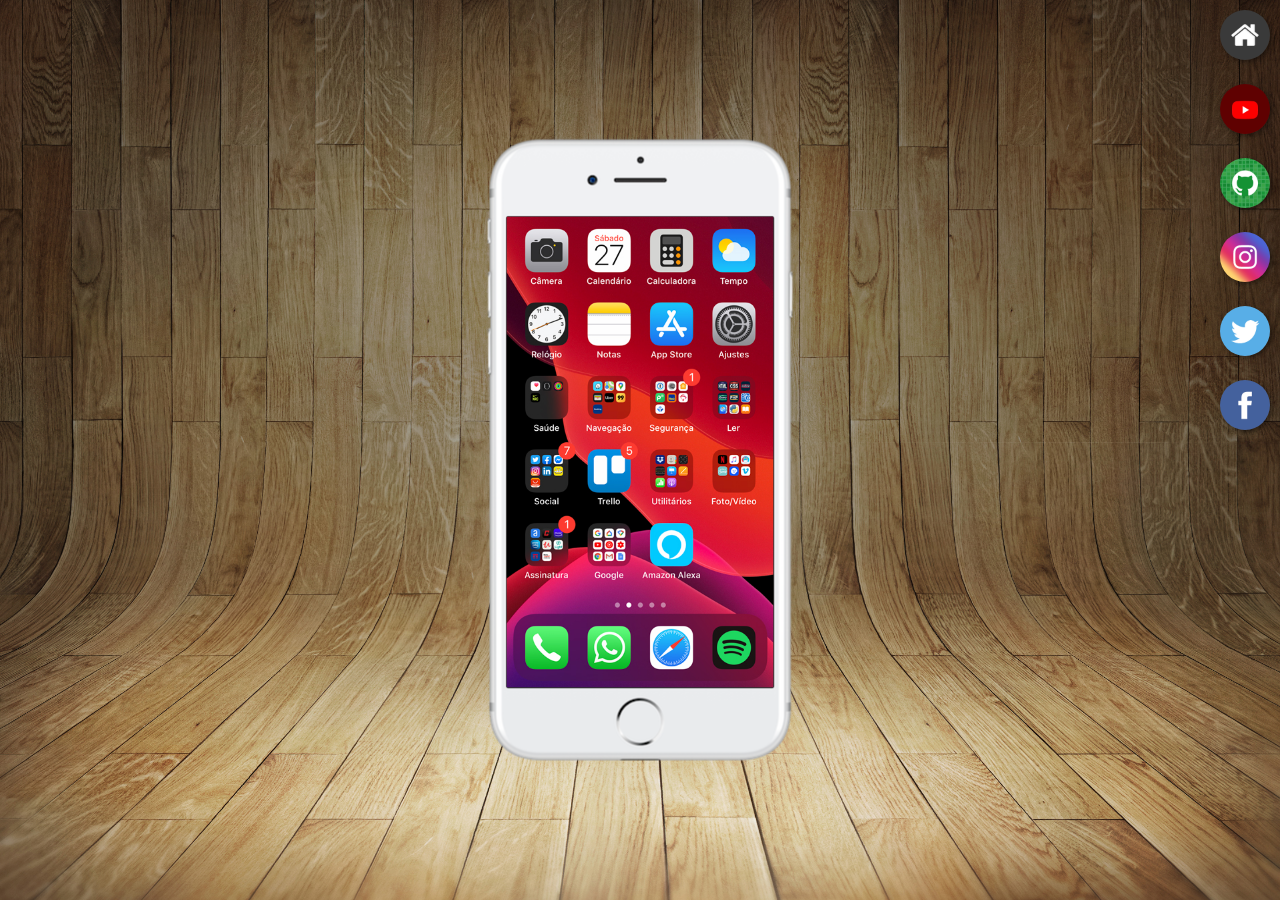
<file: index.html>
<!DOCTYPE html>
<html lang="pt-br">
<head>
    <meta charset="UTF-8">
    <meta name="viewport" content="width=device-width, initial-scale=1.0">
    <link rel="shortcut icon" href="favicon.ico" type="image/x-icon">
    <link rel="stylesheet" href="estilos/style.css">
    <title>Projeto Redes Sociais</title>
</head>
<body>
    <main>
        <section id="telefone">
            <iframe src="home.html" name="tela" id="tela" frameborder="0">
                Seu navegador não é compatível com isso...
            </iframe>
        </section>
        <section id="redes-sociais">
            <a href="home.html" target="tela"><img src="imagens/logo-home.jpg" alt="Home"></a><br>
            <a href="youtube.html" target="tela"><img src="imagens/logo-youtube.jpg" alt="Youtube"></a><br>
            <a href="github.html" target="tela"><img src="imagens/logo-github.jpg" alt="Github"></a><br>
            <a href="instagram.html" target="tela"><img src="imagens/logo-instagram.jpg" alt="Instagram"></a><br>
            <a href="twitter.html" target="tela"><img src="imagens/logo-twitter.jpg" alt="Twitter"></a><br>
            <a href="facebook.html" target="tela"><img src="imagens/logo-facebook.jpg" alt="Facebook"></a><br>
        </section>
    </main>
</body>
</html>
</file>
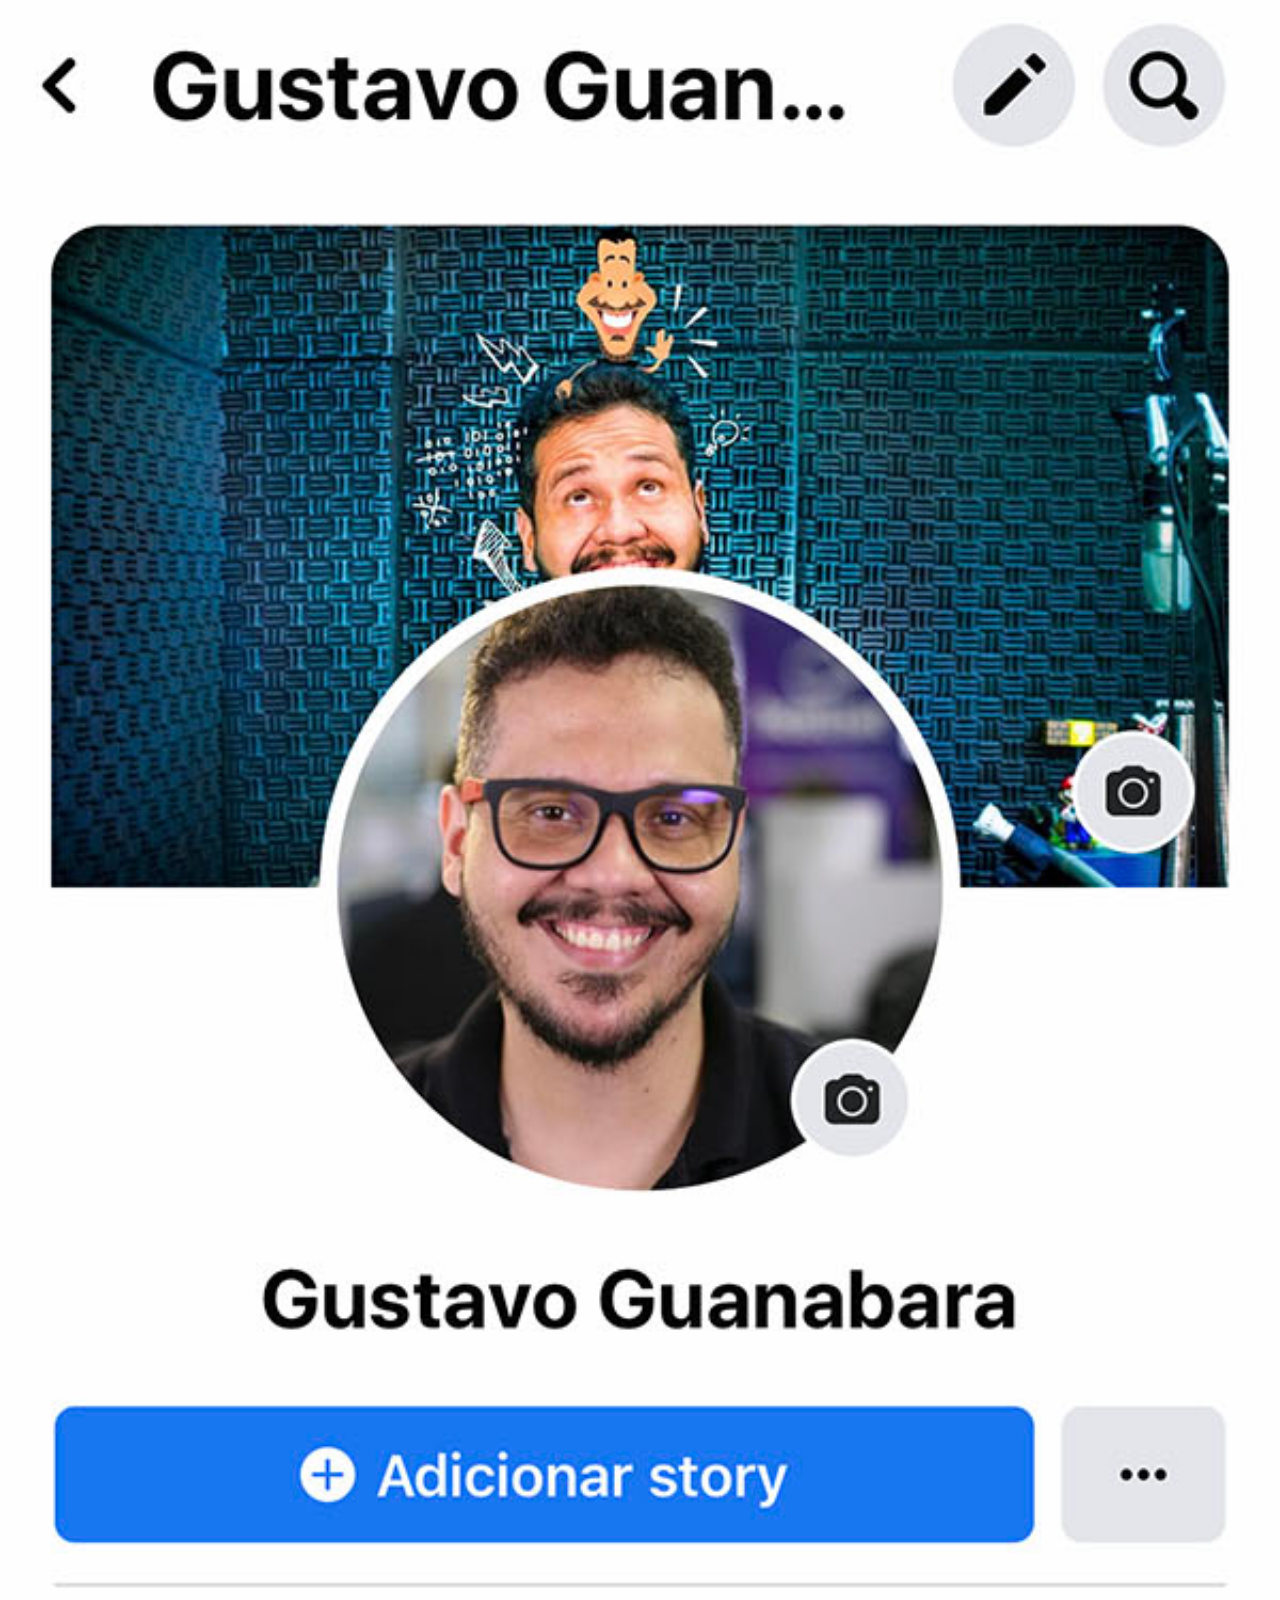
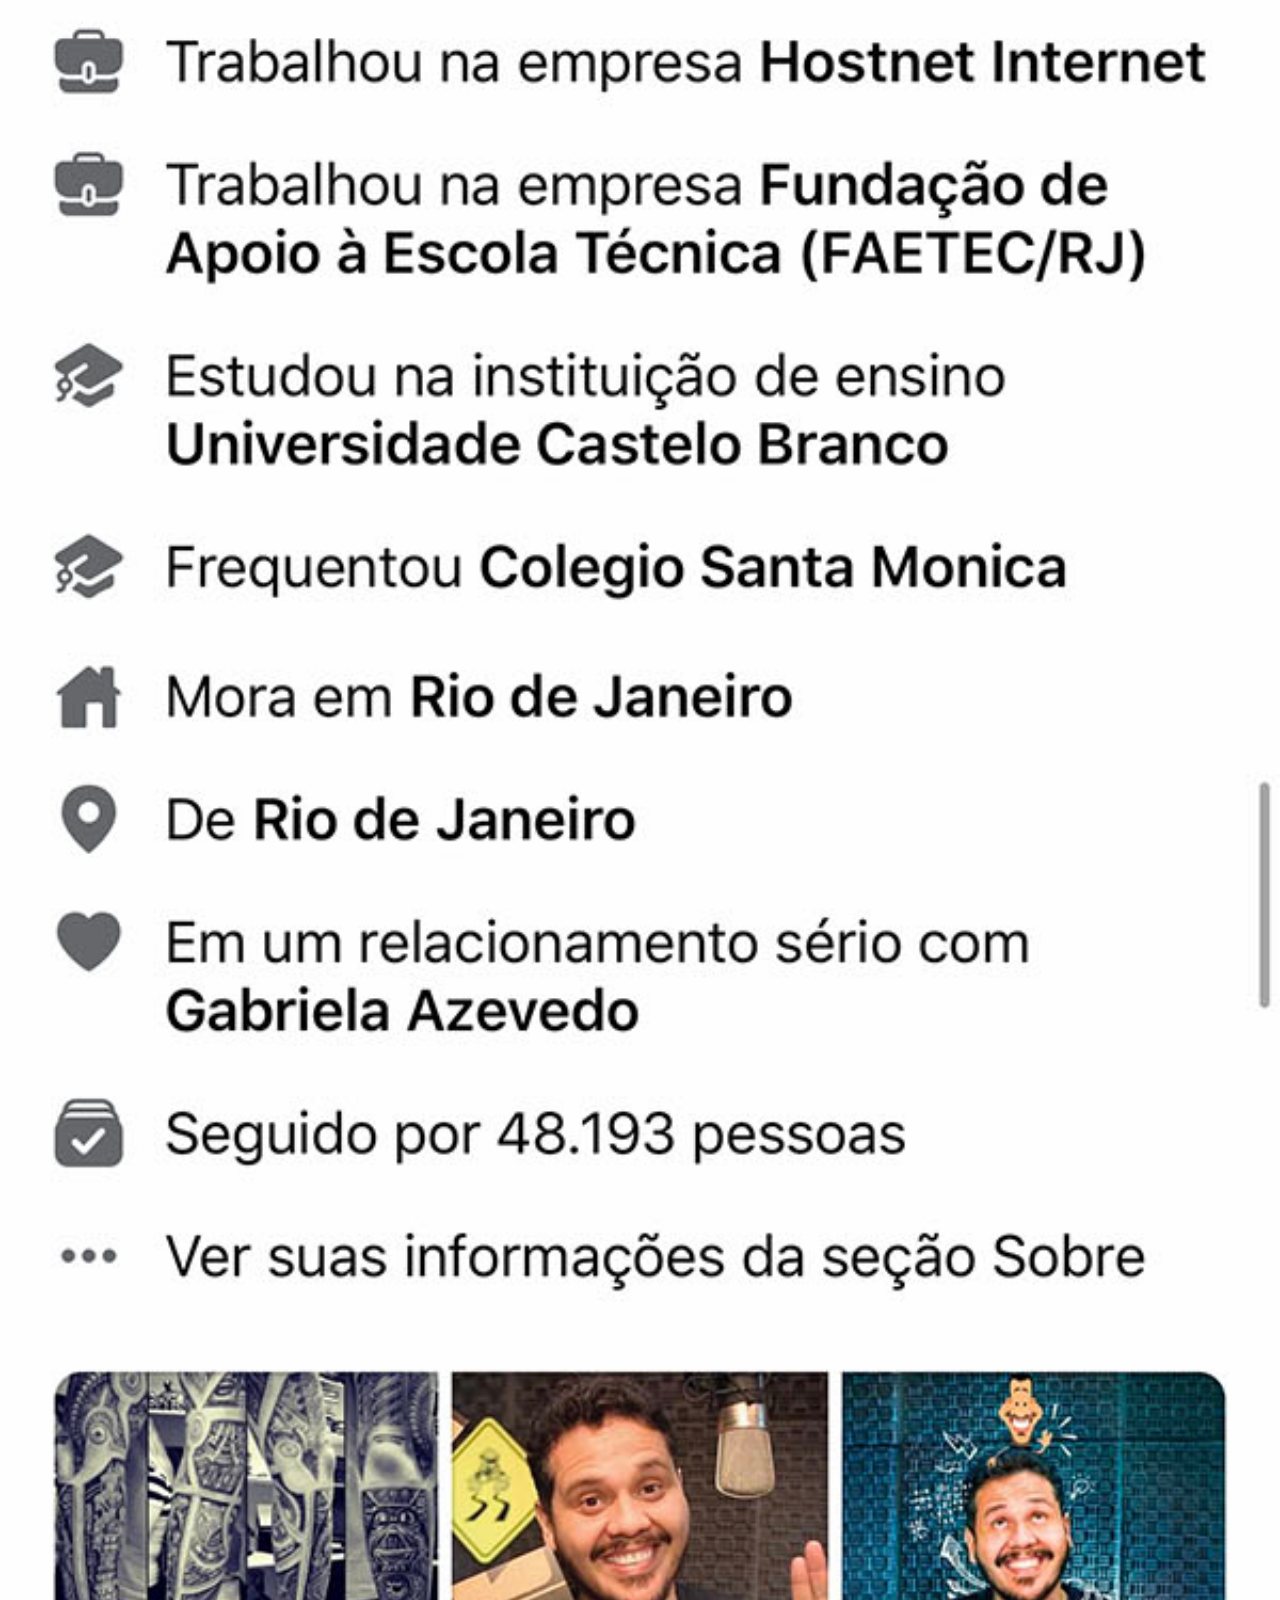
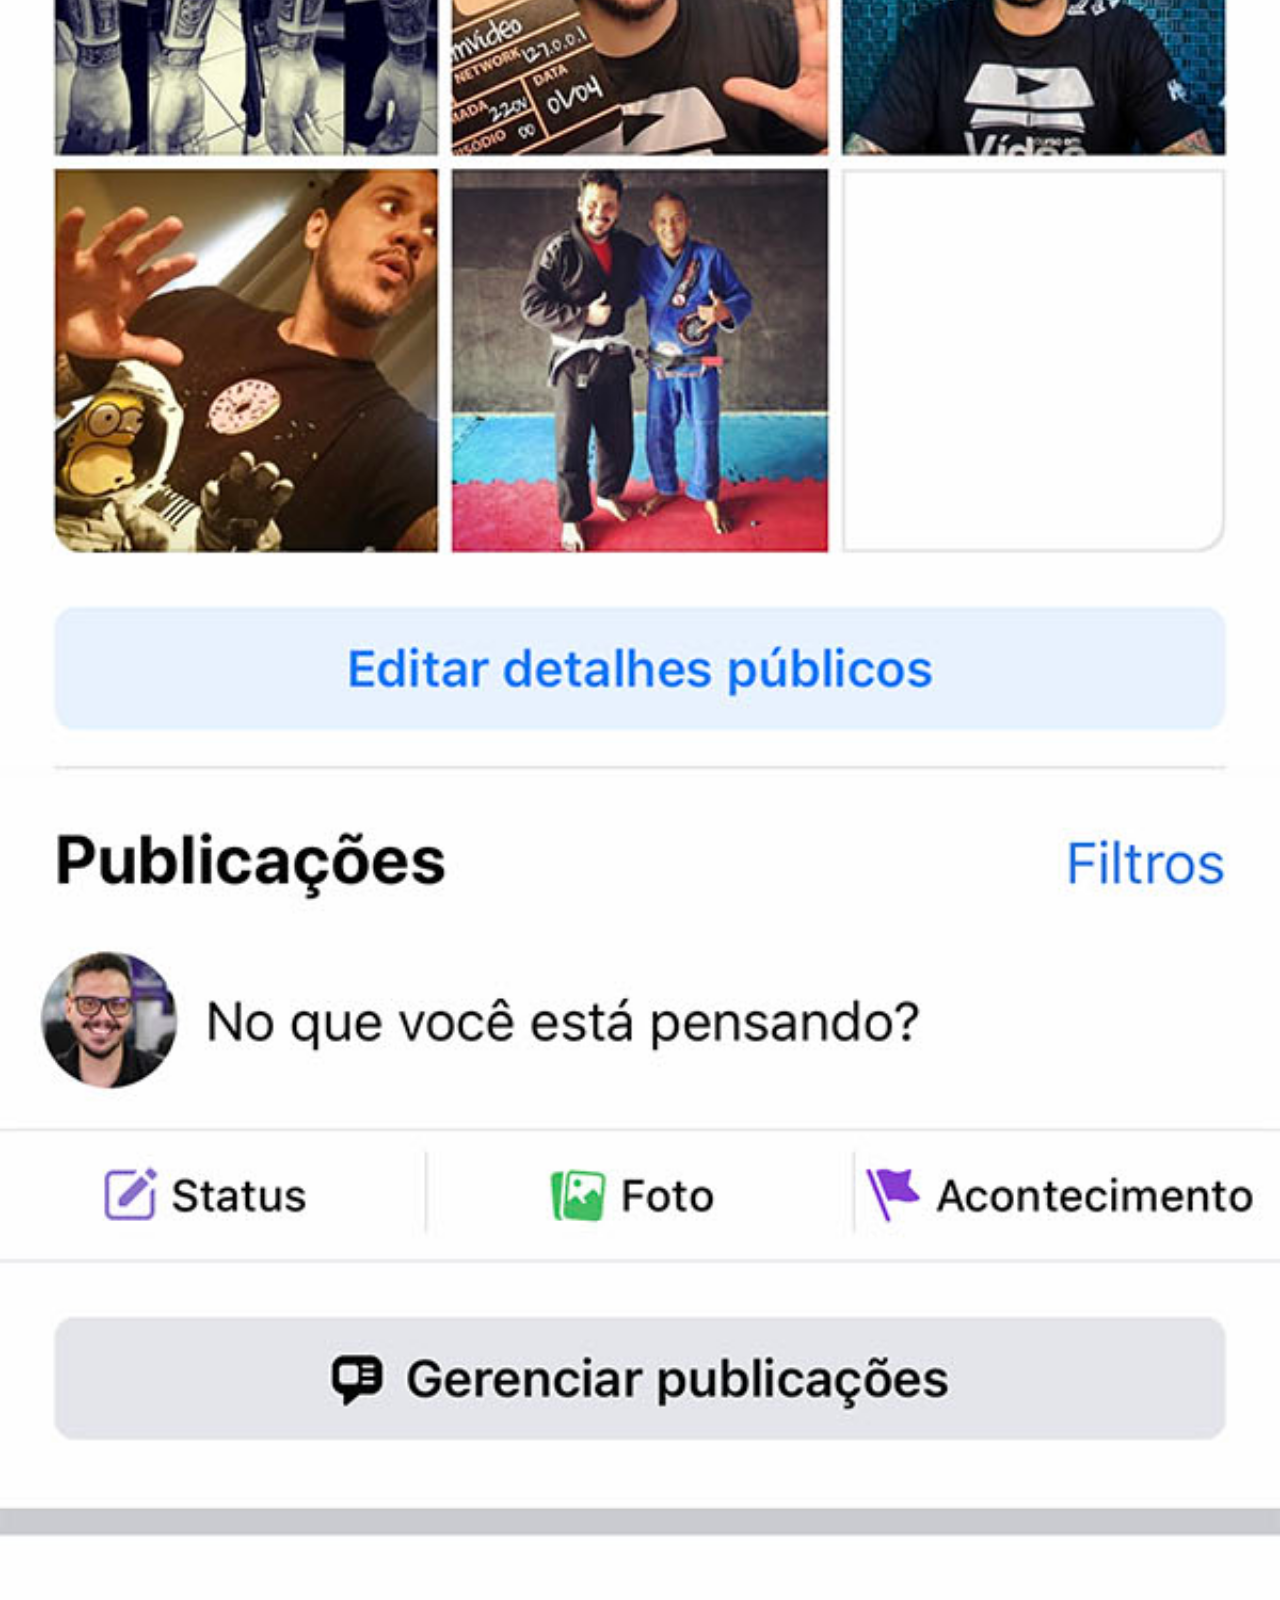
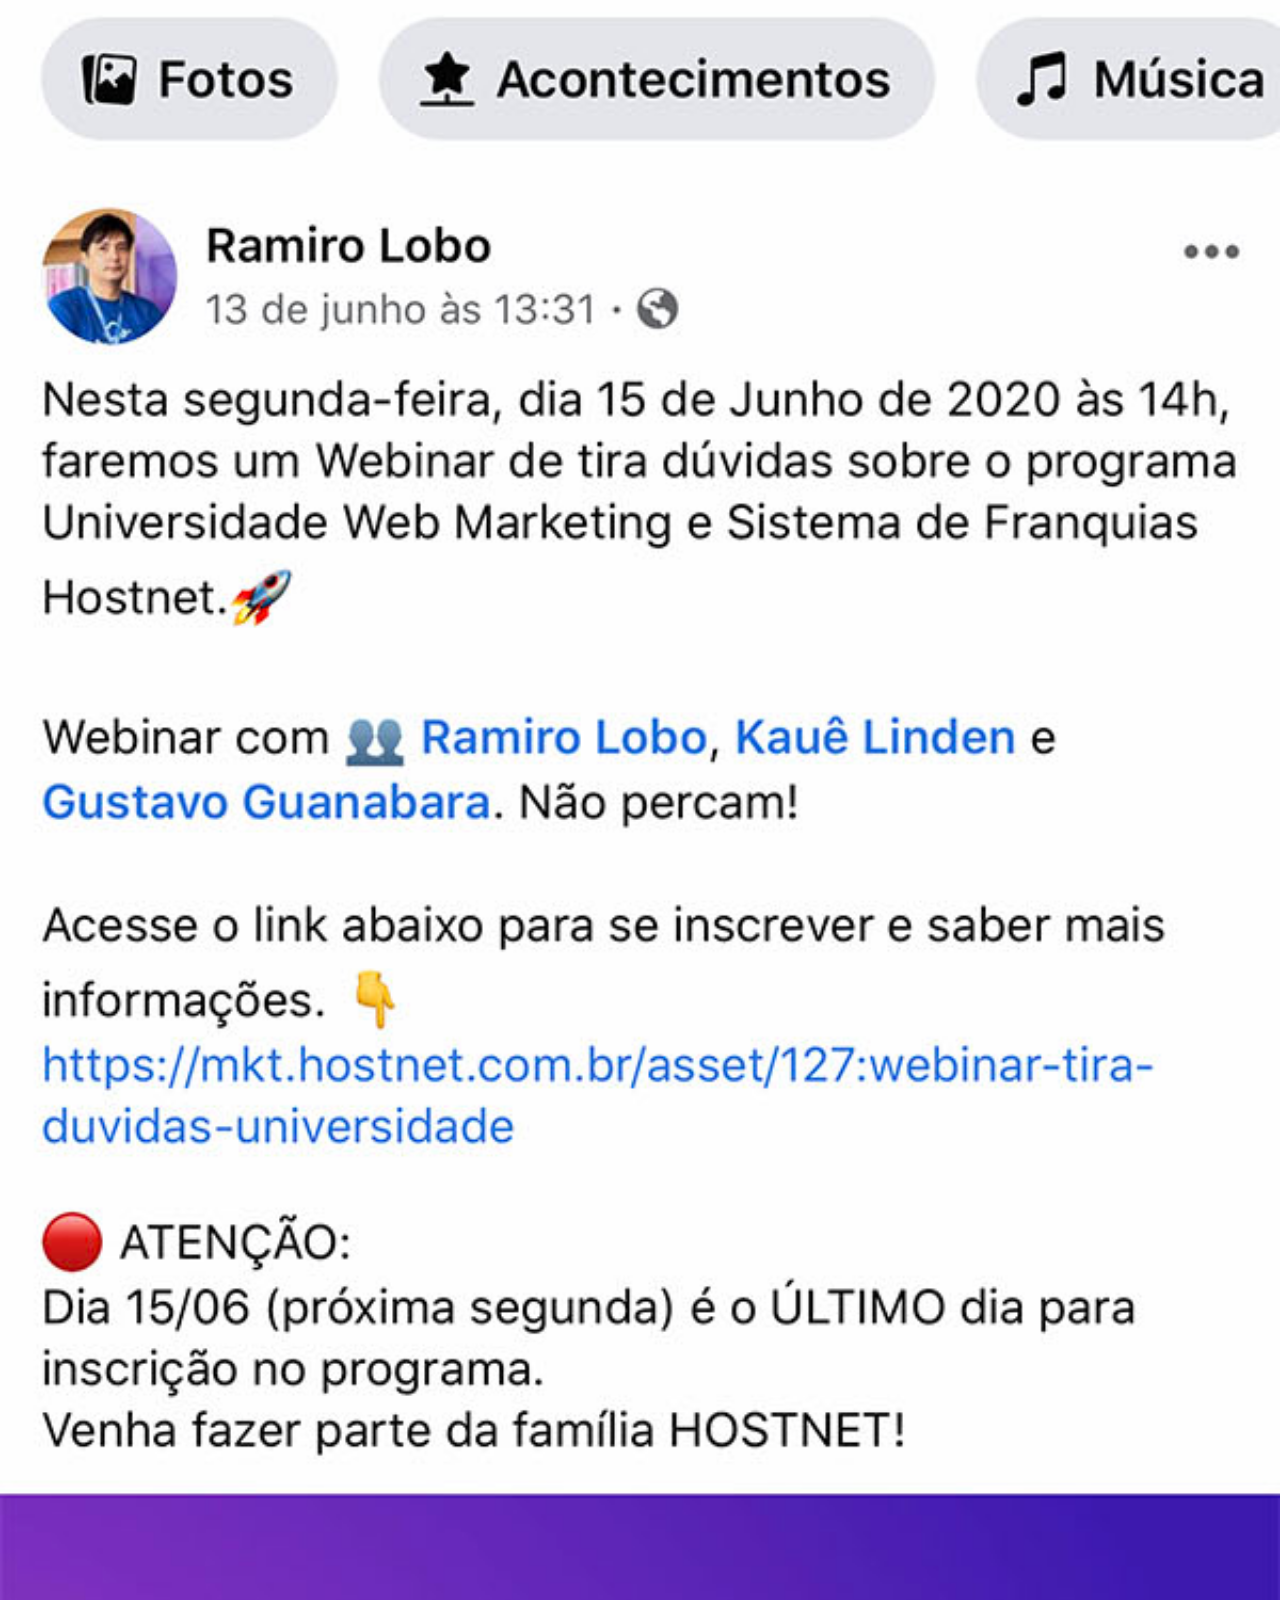
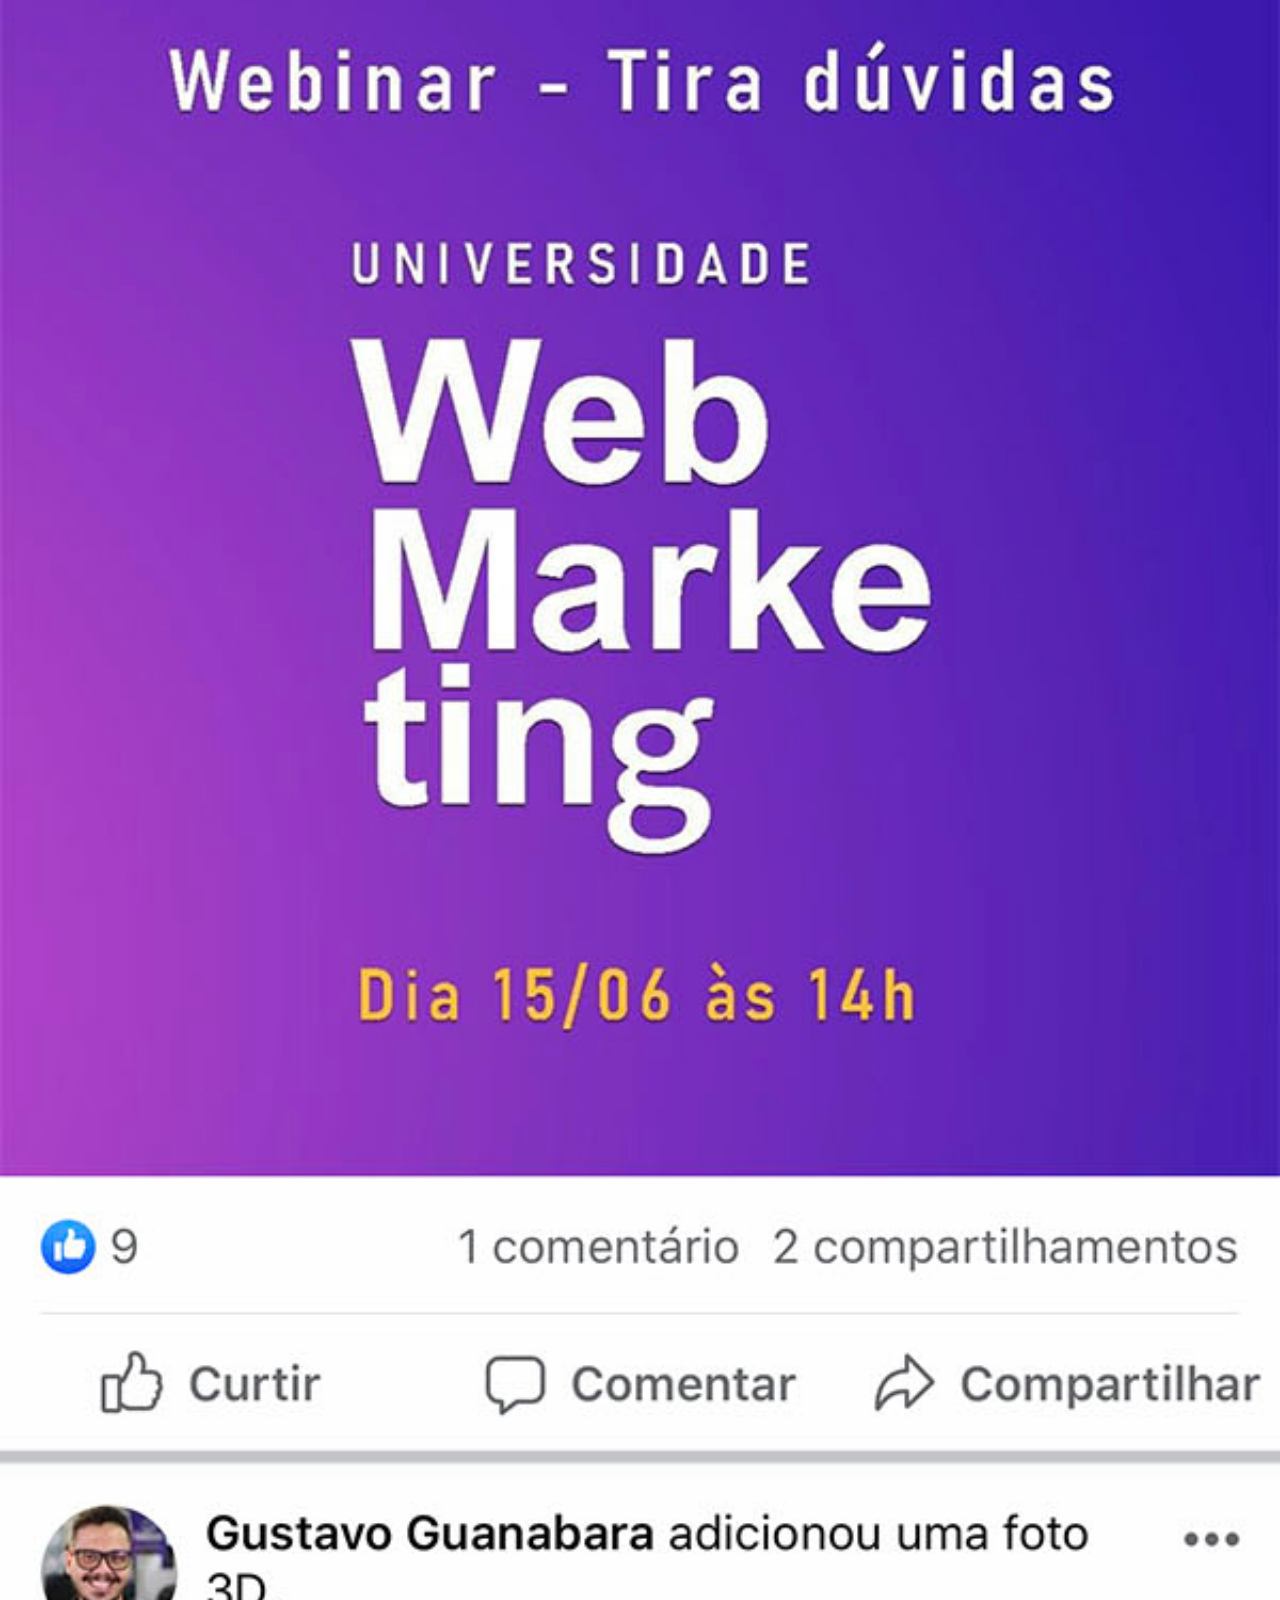
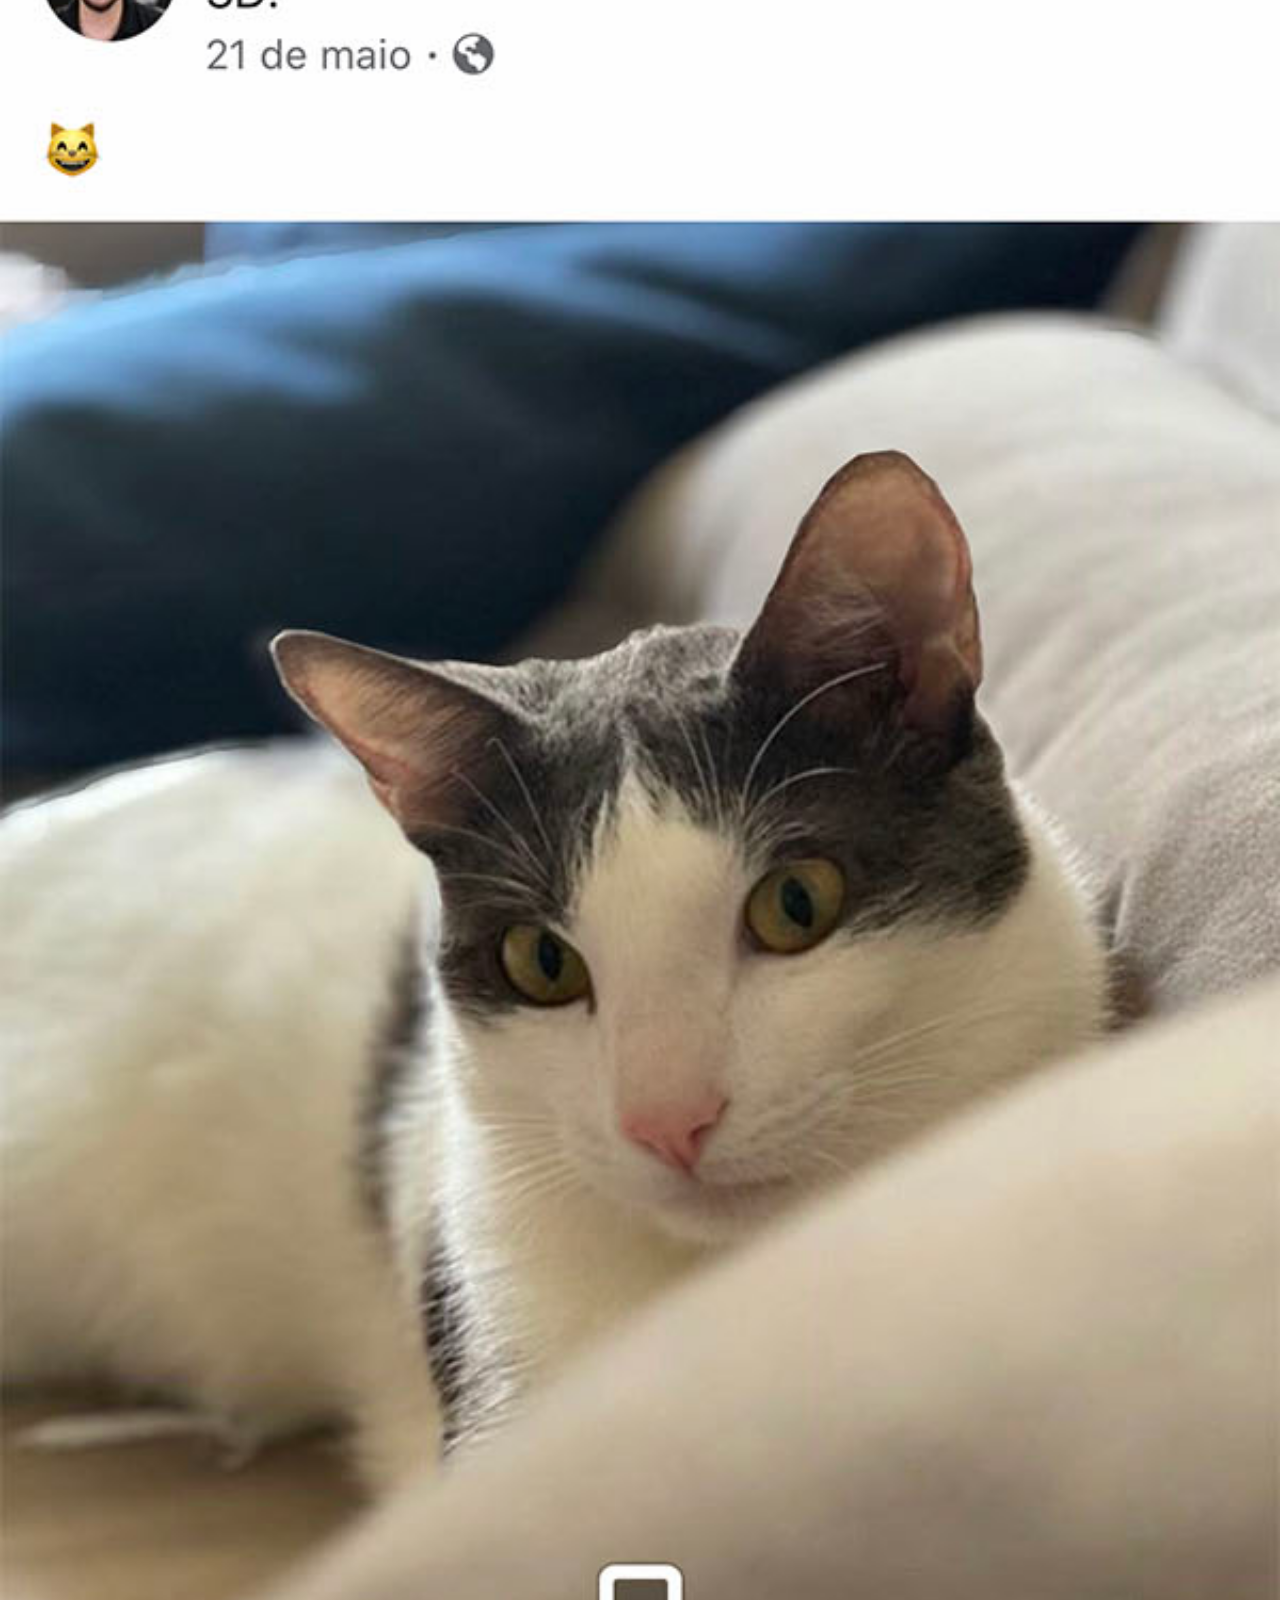
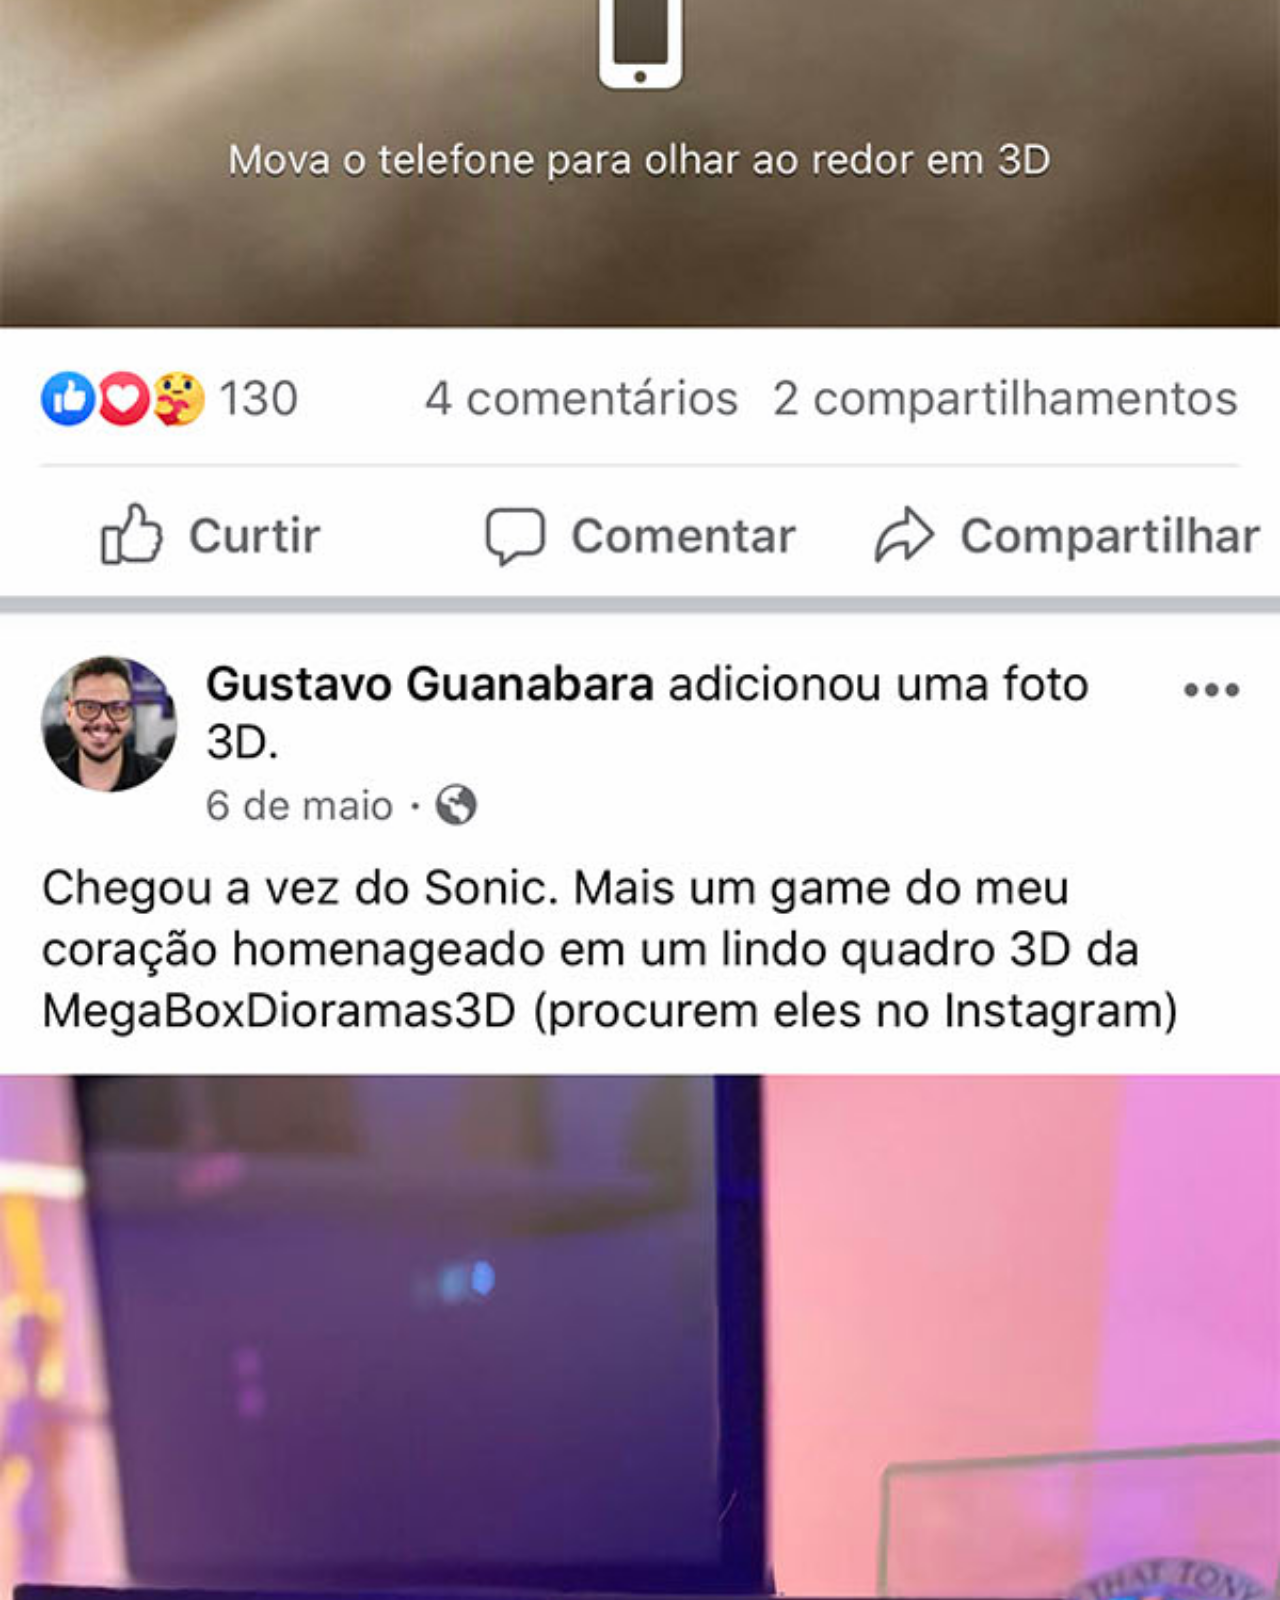
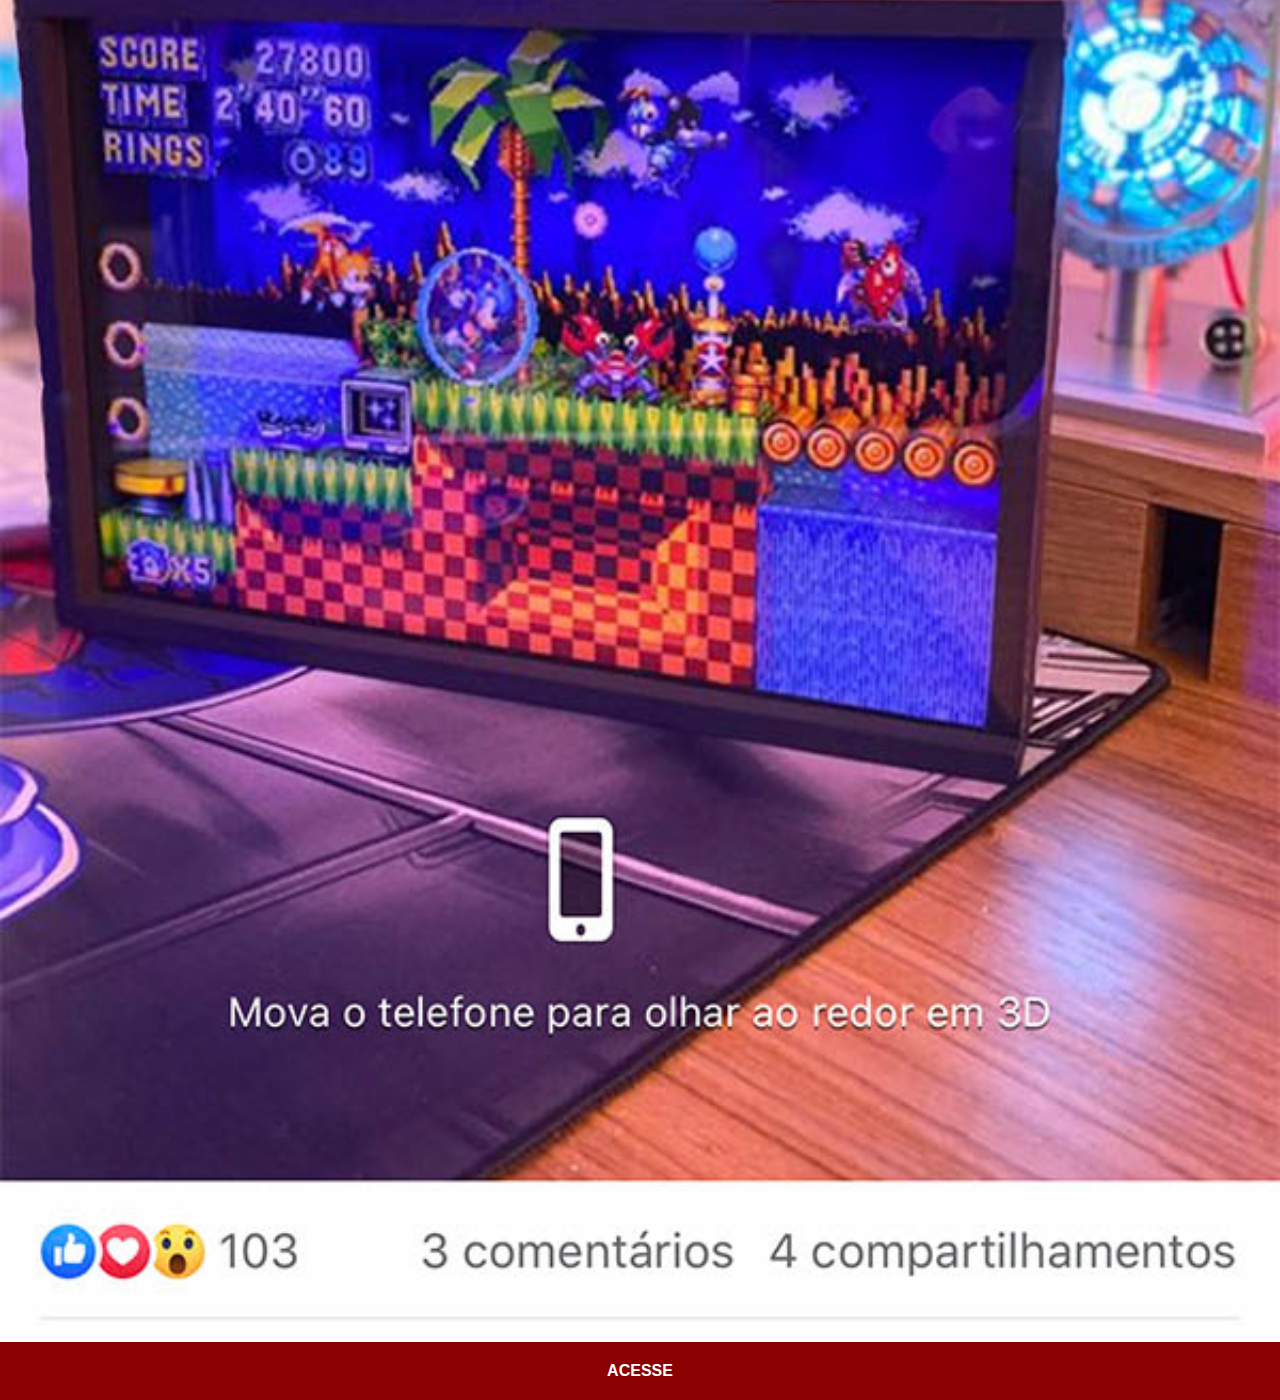
<file: facebook.html>
<!DOCTYPE html>
<html lang="pt-br">
<head>
    <meta charset="UTF-8">
    <meta name="viewport" content="width=device-width, initial-scale=1.0">
    <link rel="stylesheet" href="estilos/social.css">
    <title>Facebook</title>
</head>
<body>
    <img src="imagens/tela-facebook.jpg" alt="Facebook">
    <a href="https://www.facebook.com/" target="_blank">ACESSE</a>
</body>
</html>
</file>
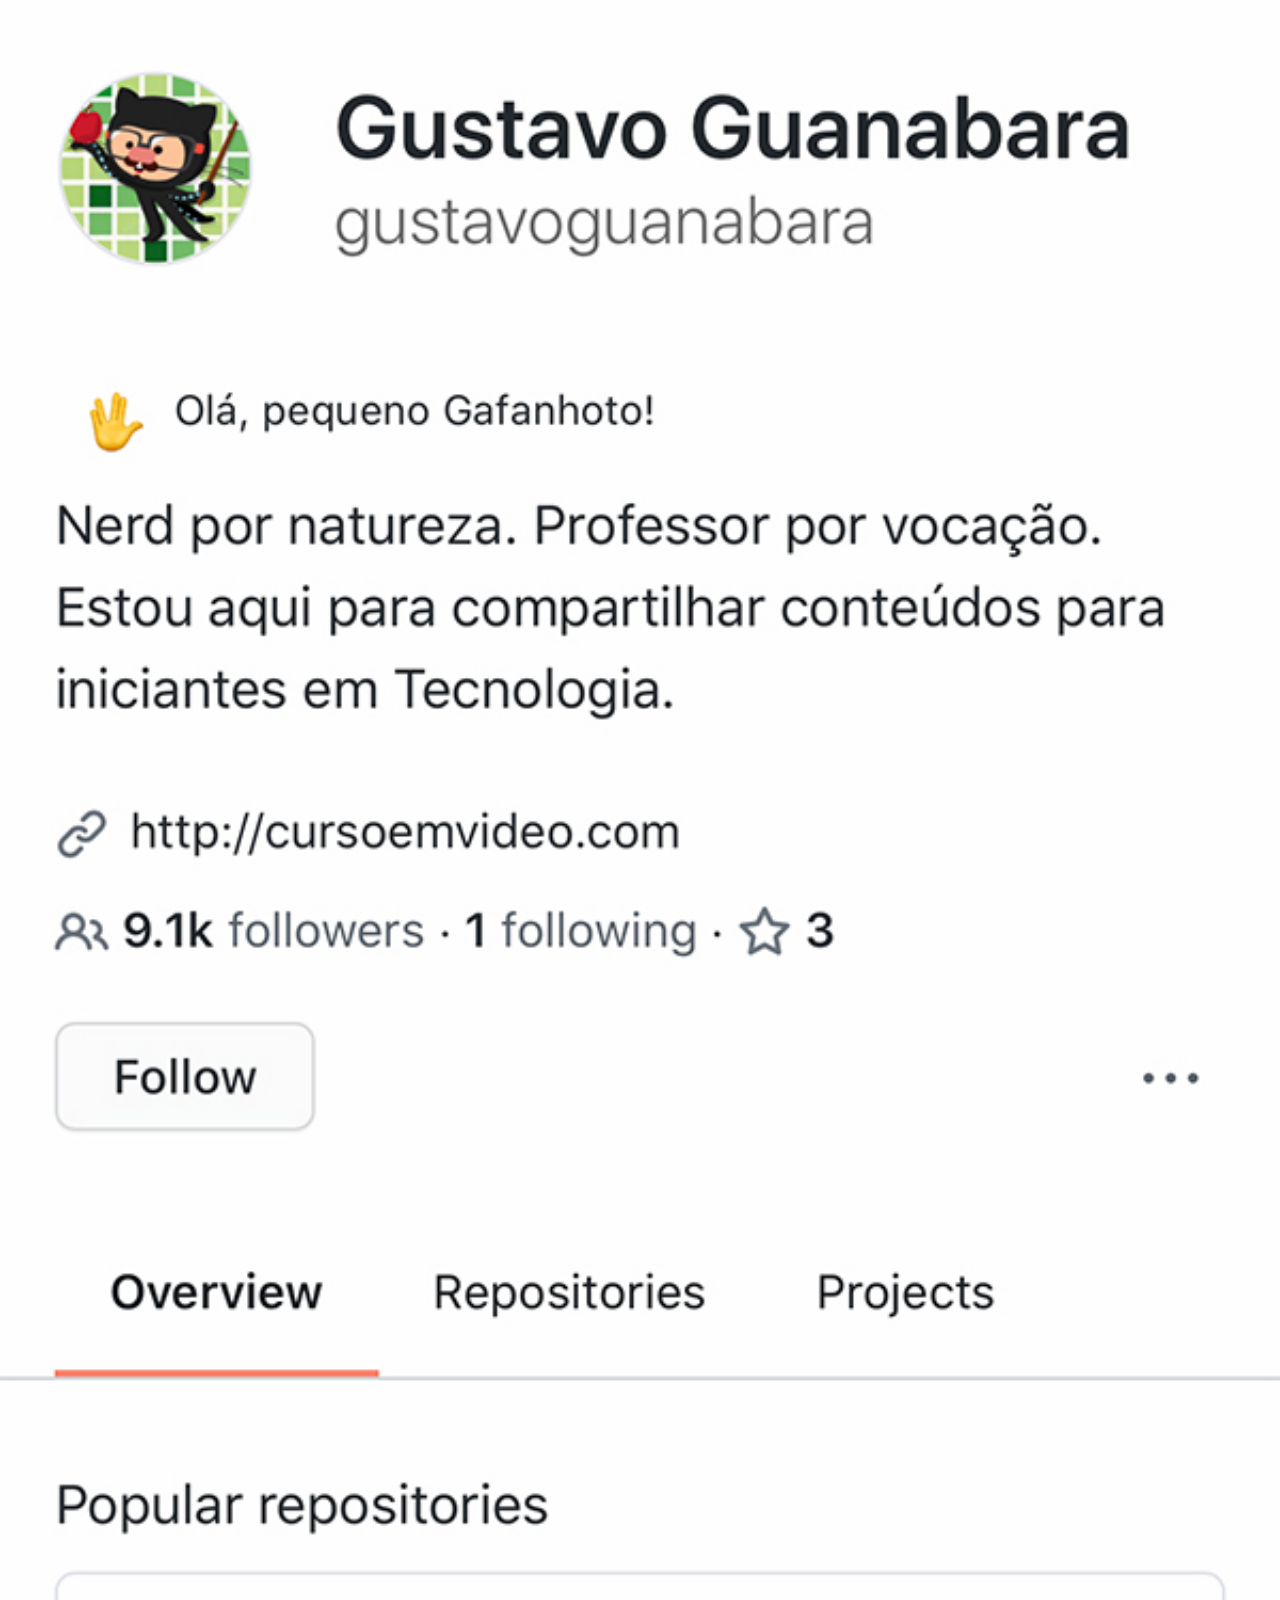
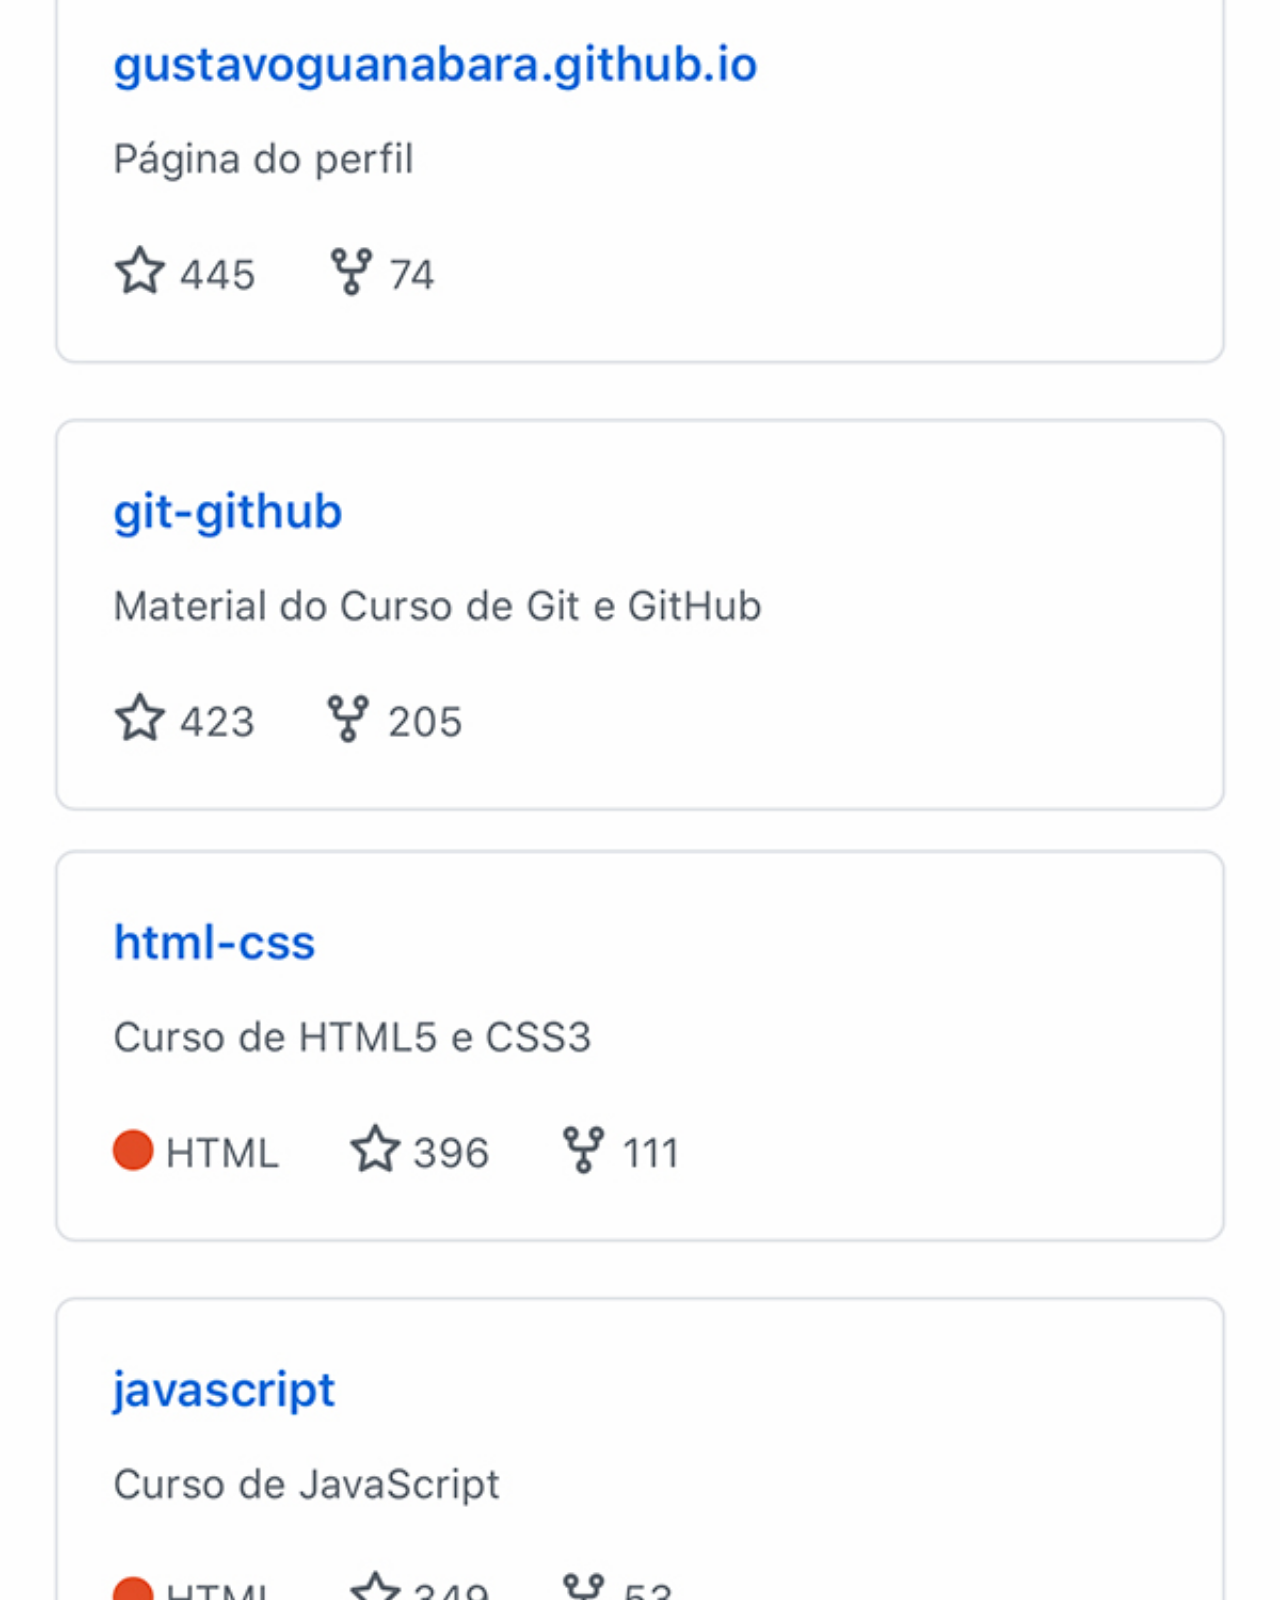
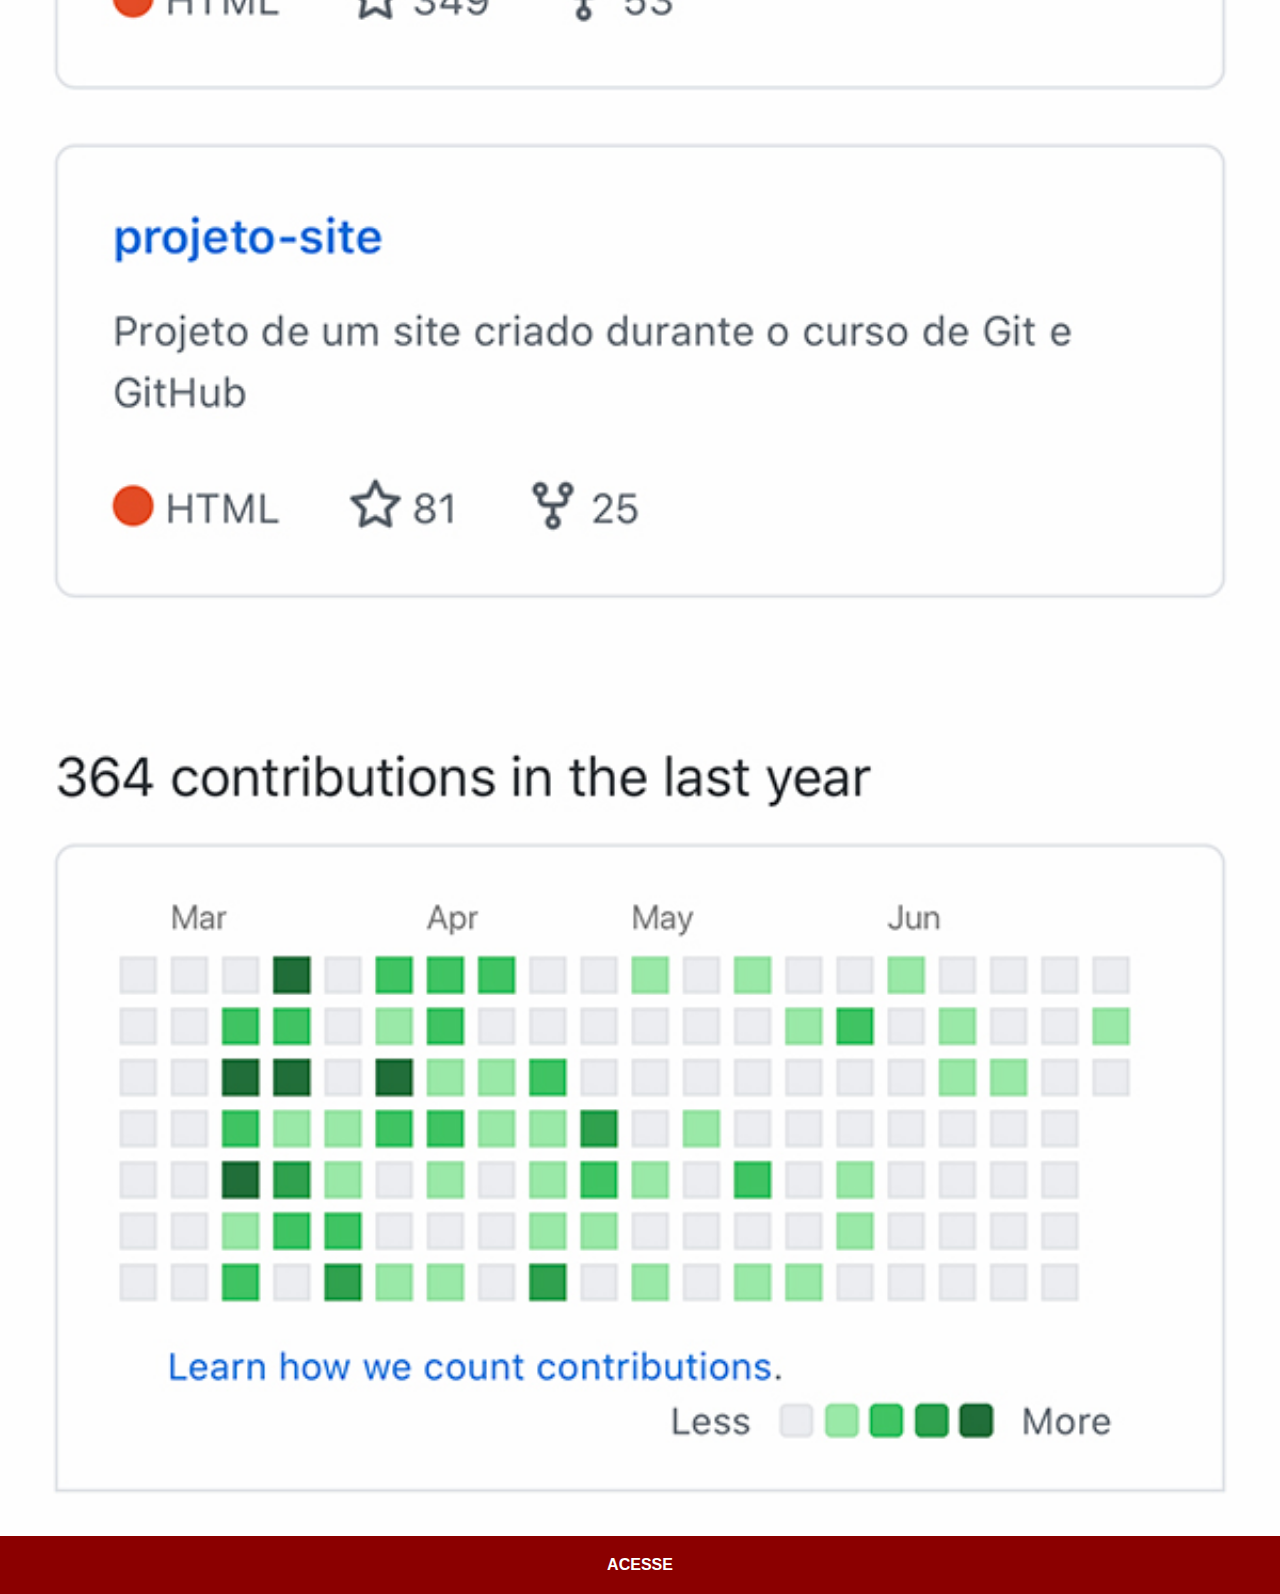
<file: github.html>
<!DOCTYPE html>
<html lang="pt-br">
<head>
    <meta charset="UTF-8">
    <meta name="viewport" content="width=device-width, initial-scale=1.0">
    <link rel="stylesheet" href="estilos/social.css">
    <title>Github</title>
</head>
<body>
    <img src="imagens/tela-github.jpg" alt="Github">
    <a href="https://github.com/gustavoguanabara/" target="_blank">ACESSE</a>
</body>
</html>
</file>
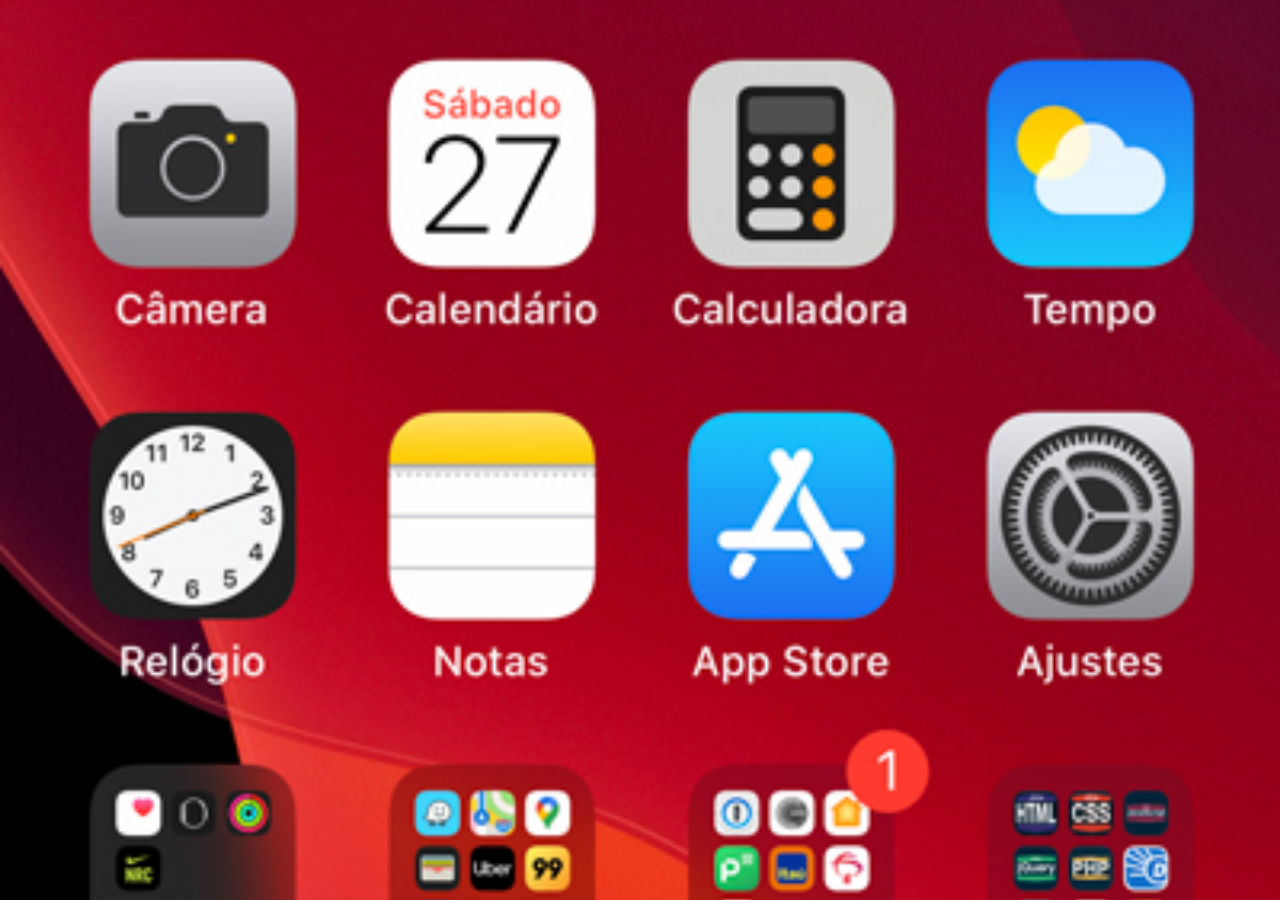
<file: home.html>
<!DOCTYPE html>
<html lang="pt-br">
<head>
    <meta charset="UTF-8">
    <meta name="viewport" content="width=device-width, initial-scale=1.0">
    <title>Home</title>
</head>
<style>
    *{
        margin: 0px;
        padding: 0px;
    }

    body{
        height: 100vh;
        width: 100vw;
        background: black url('imagens/tela-home.jpg') no-repeat top center;
        background-size: cover;
    }
</style>
<body>
    
</body>
</html>
</file>
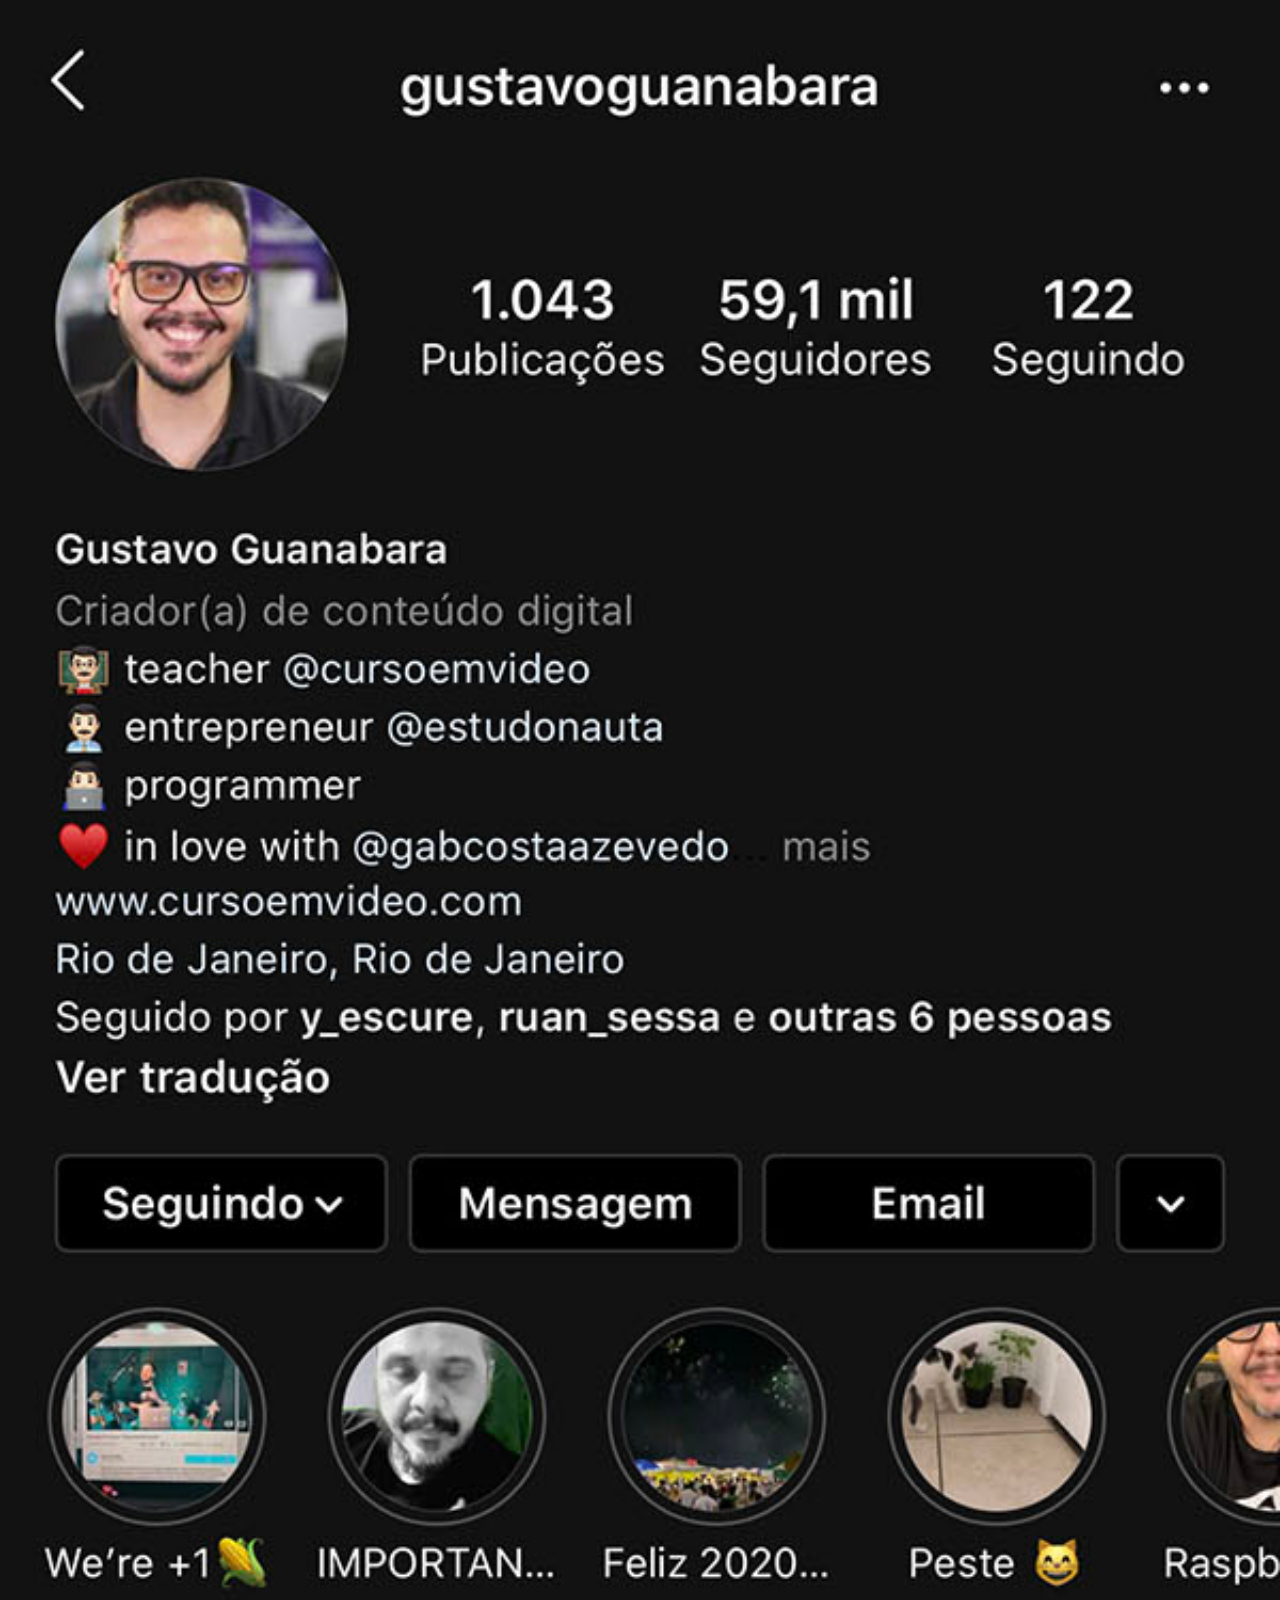
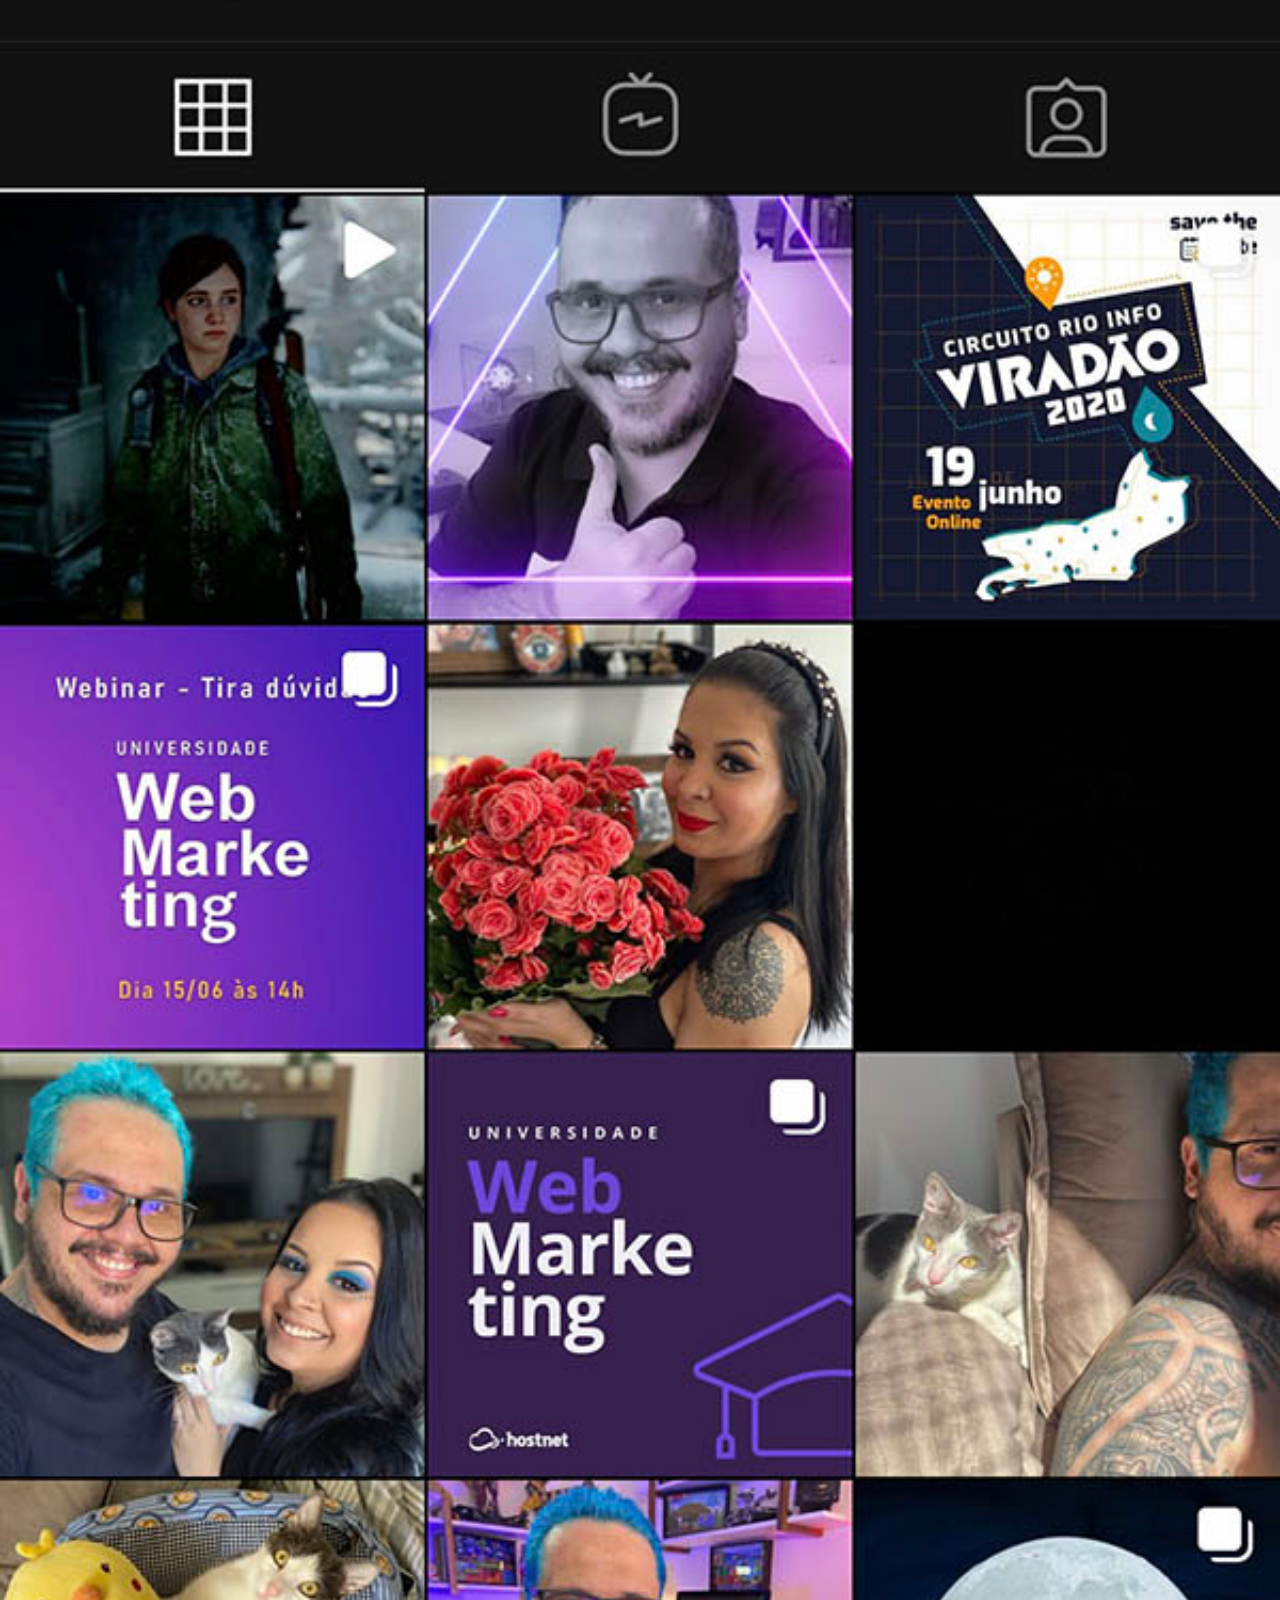
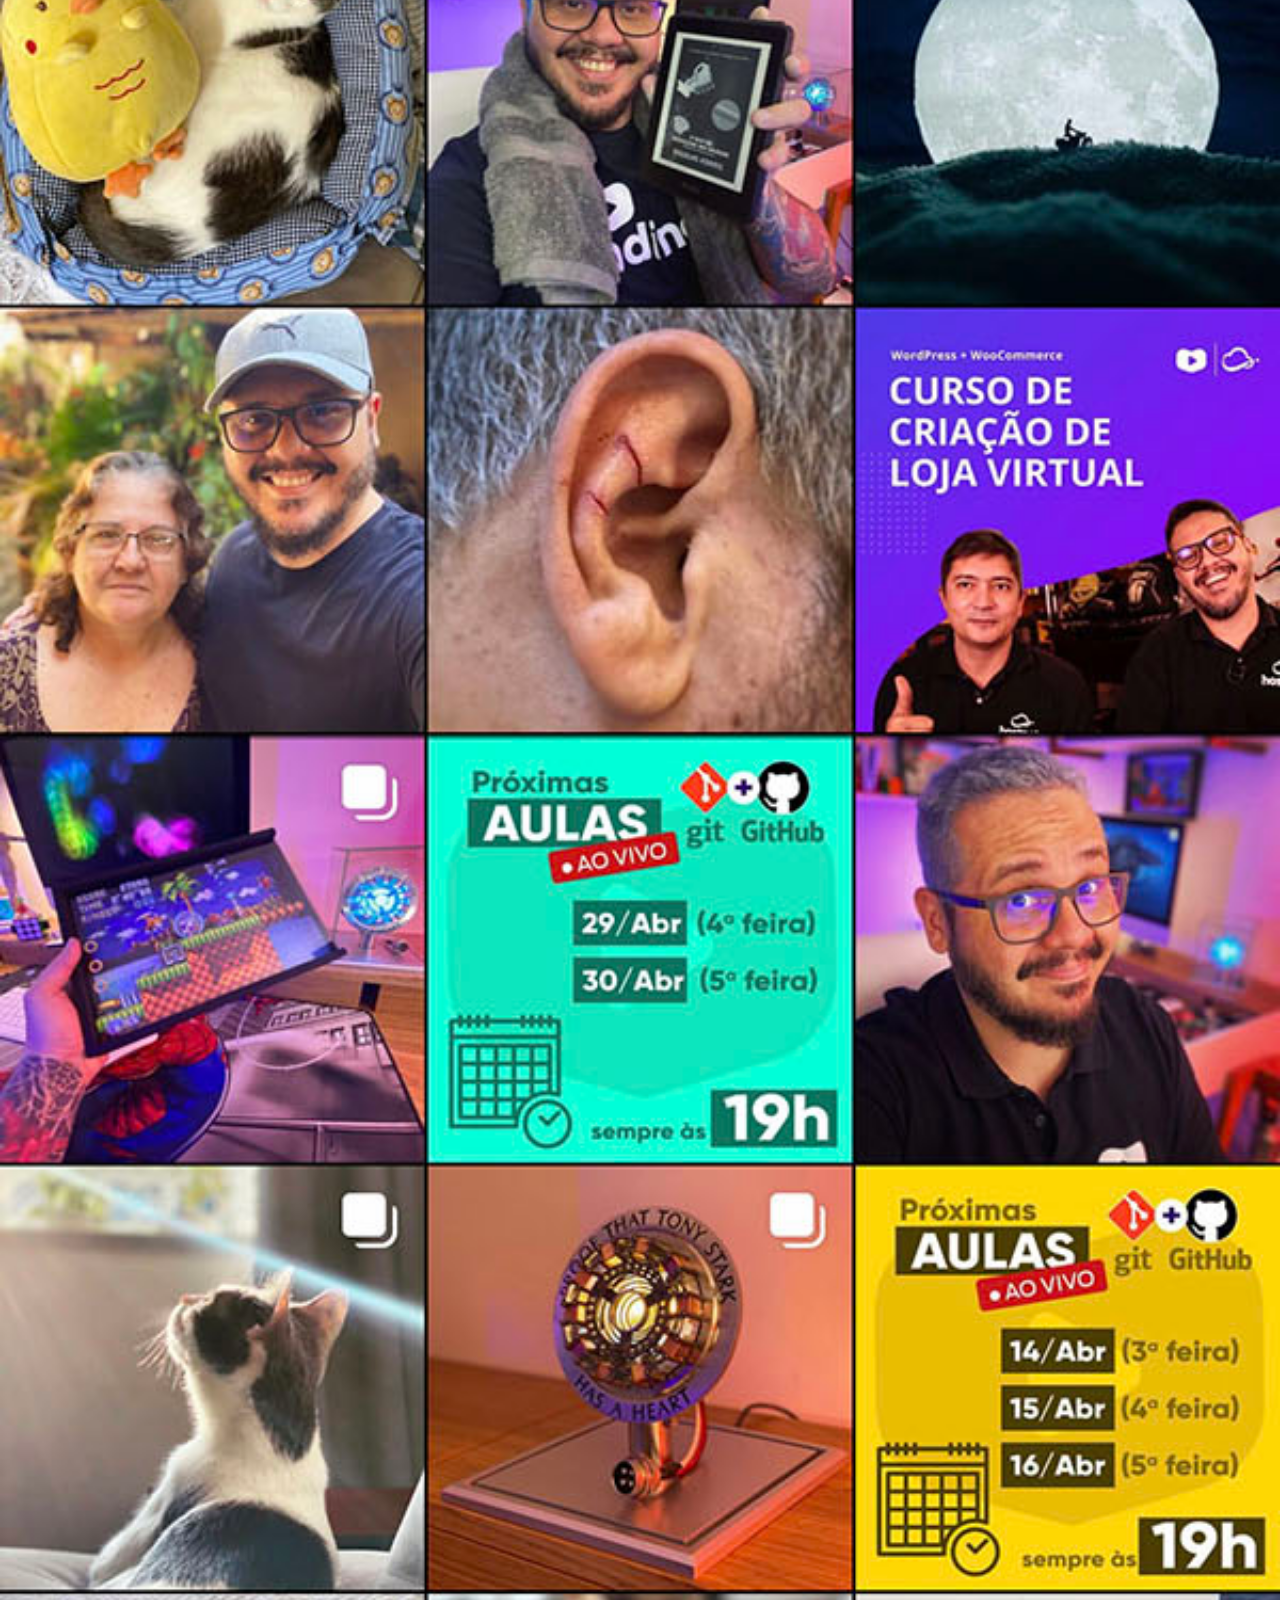
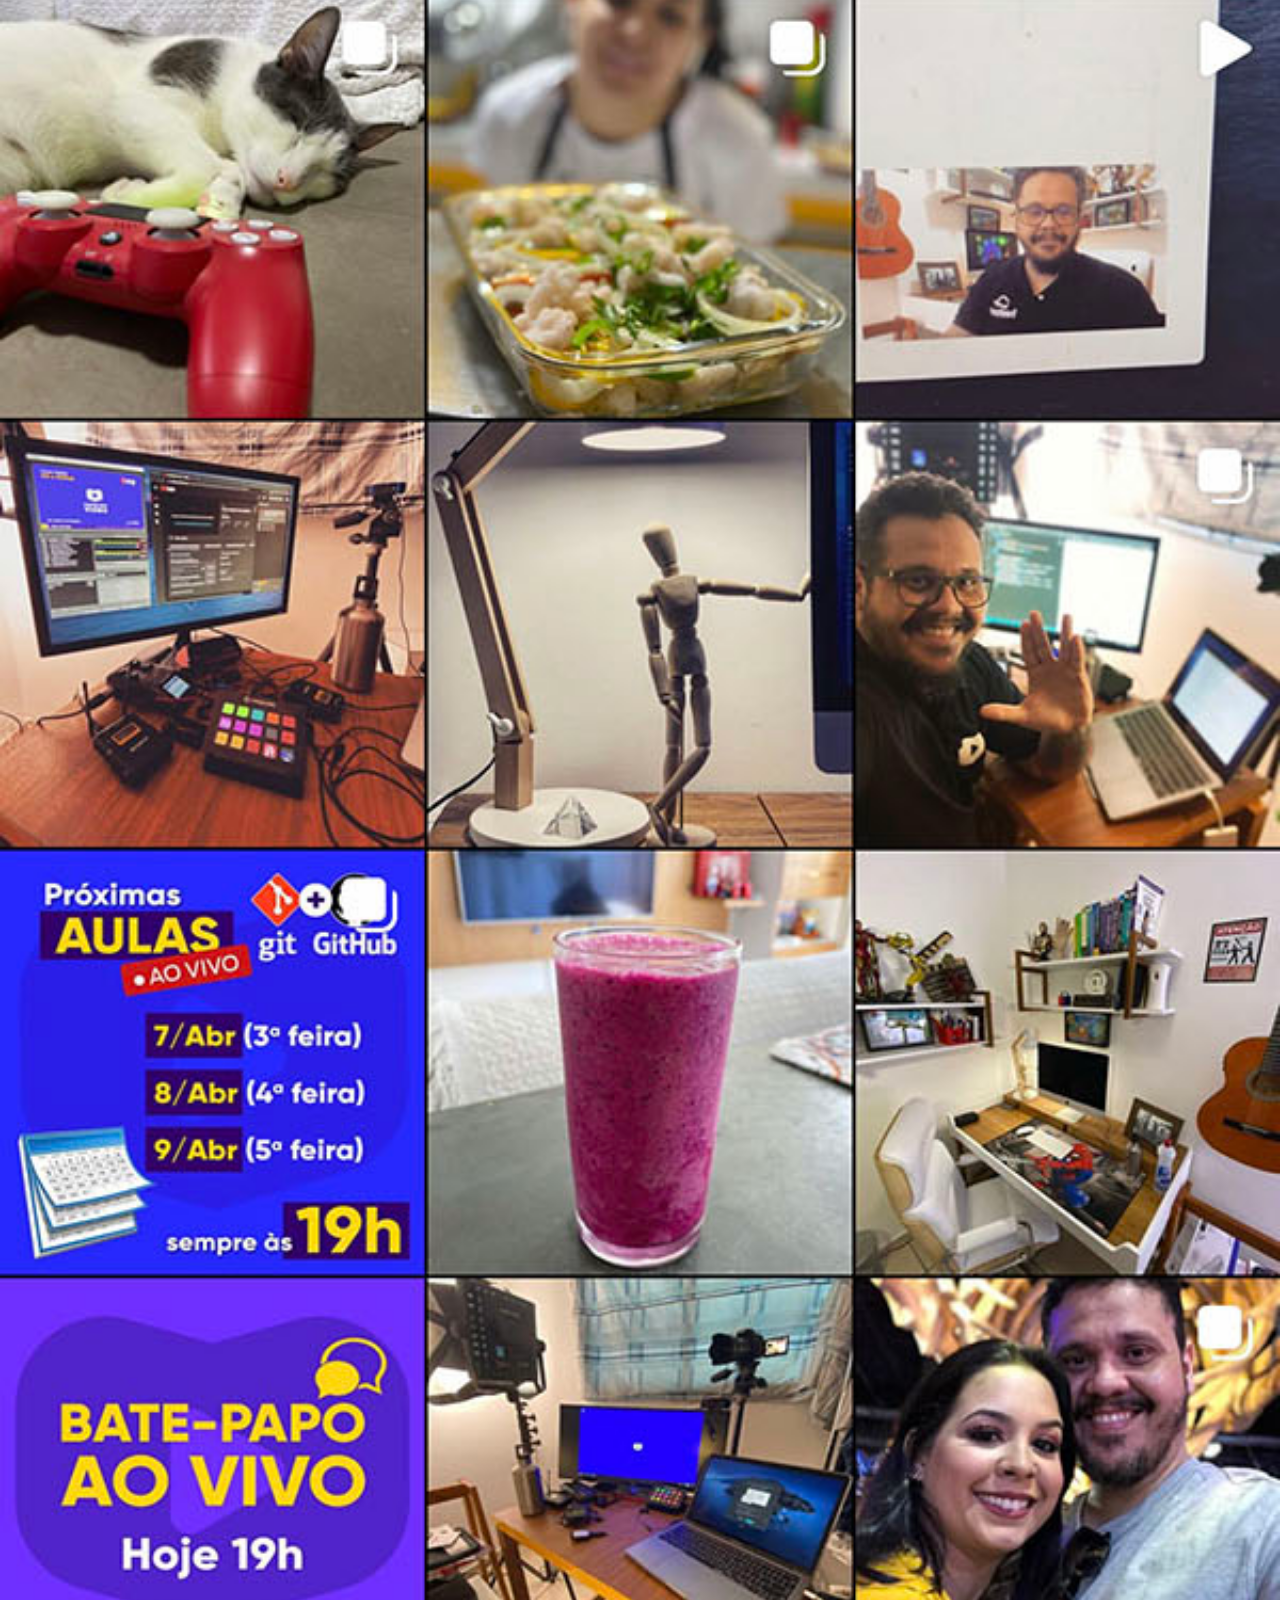
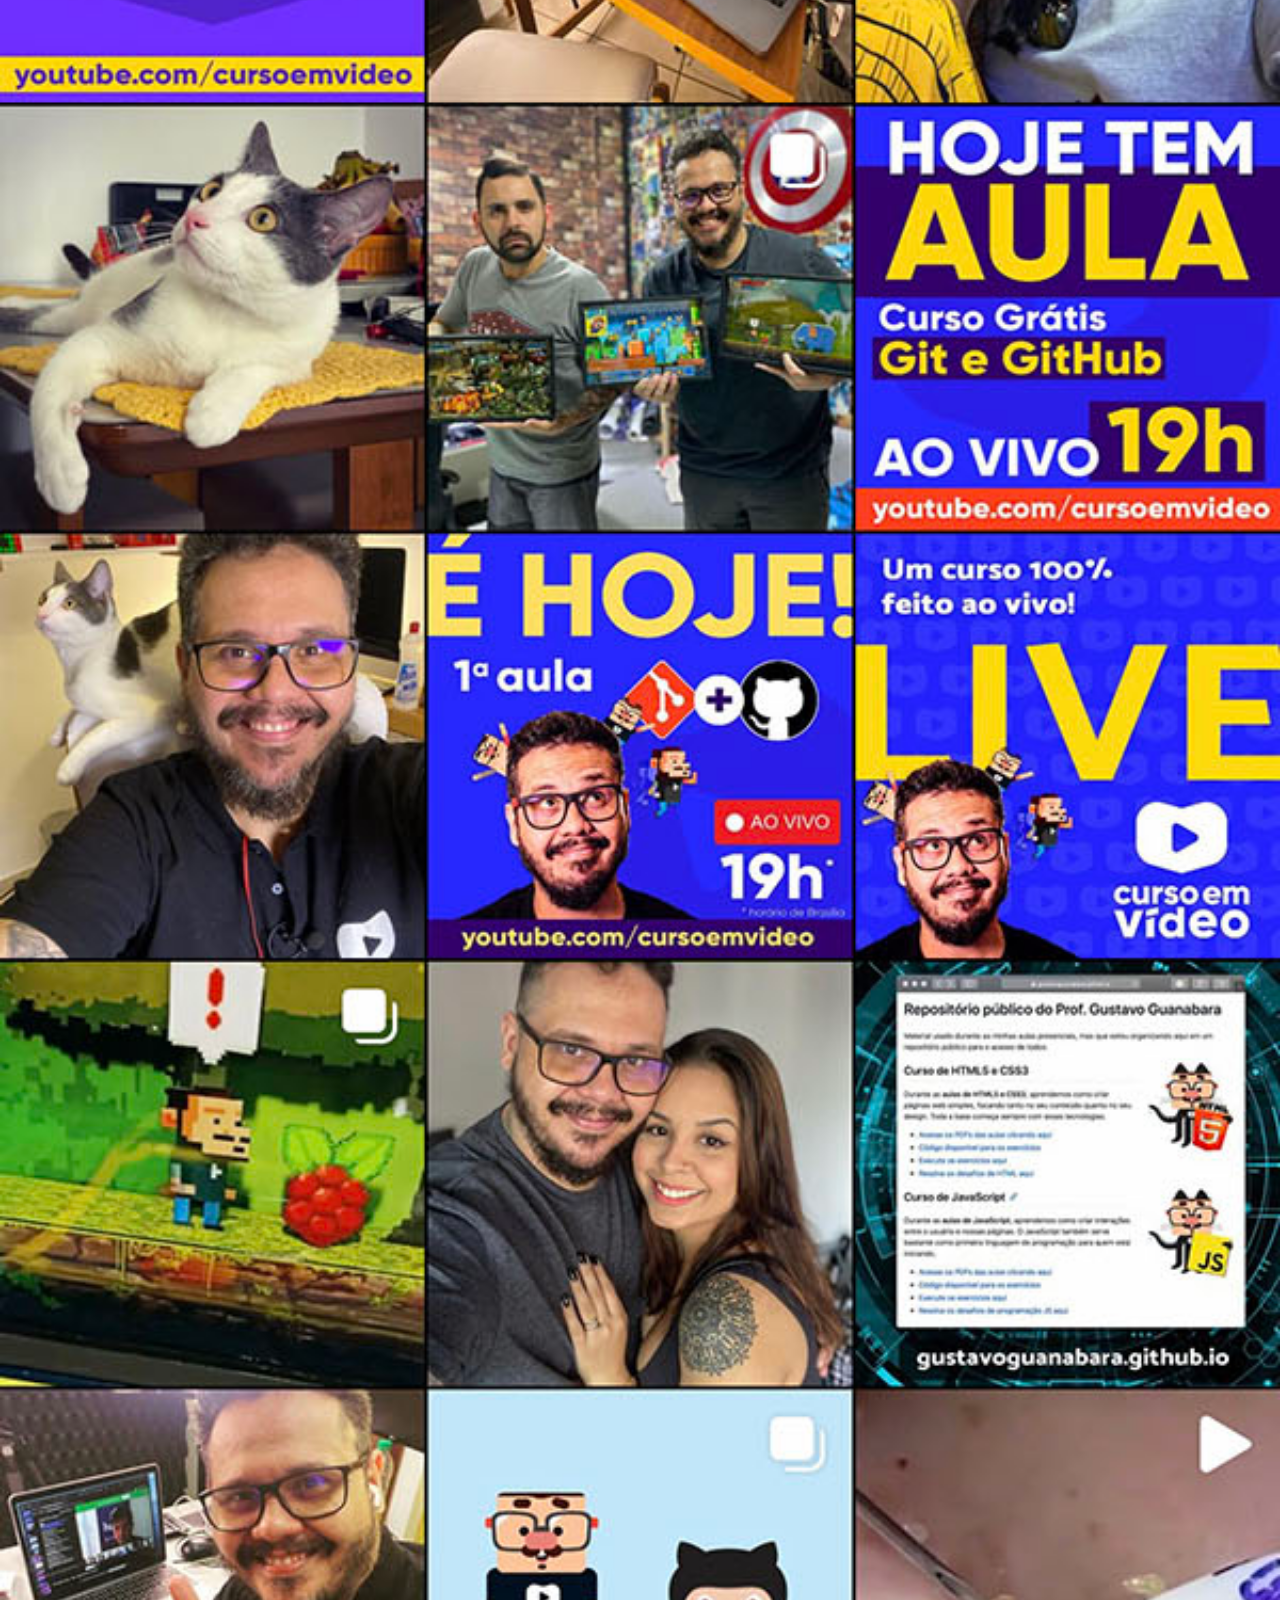
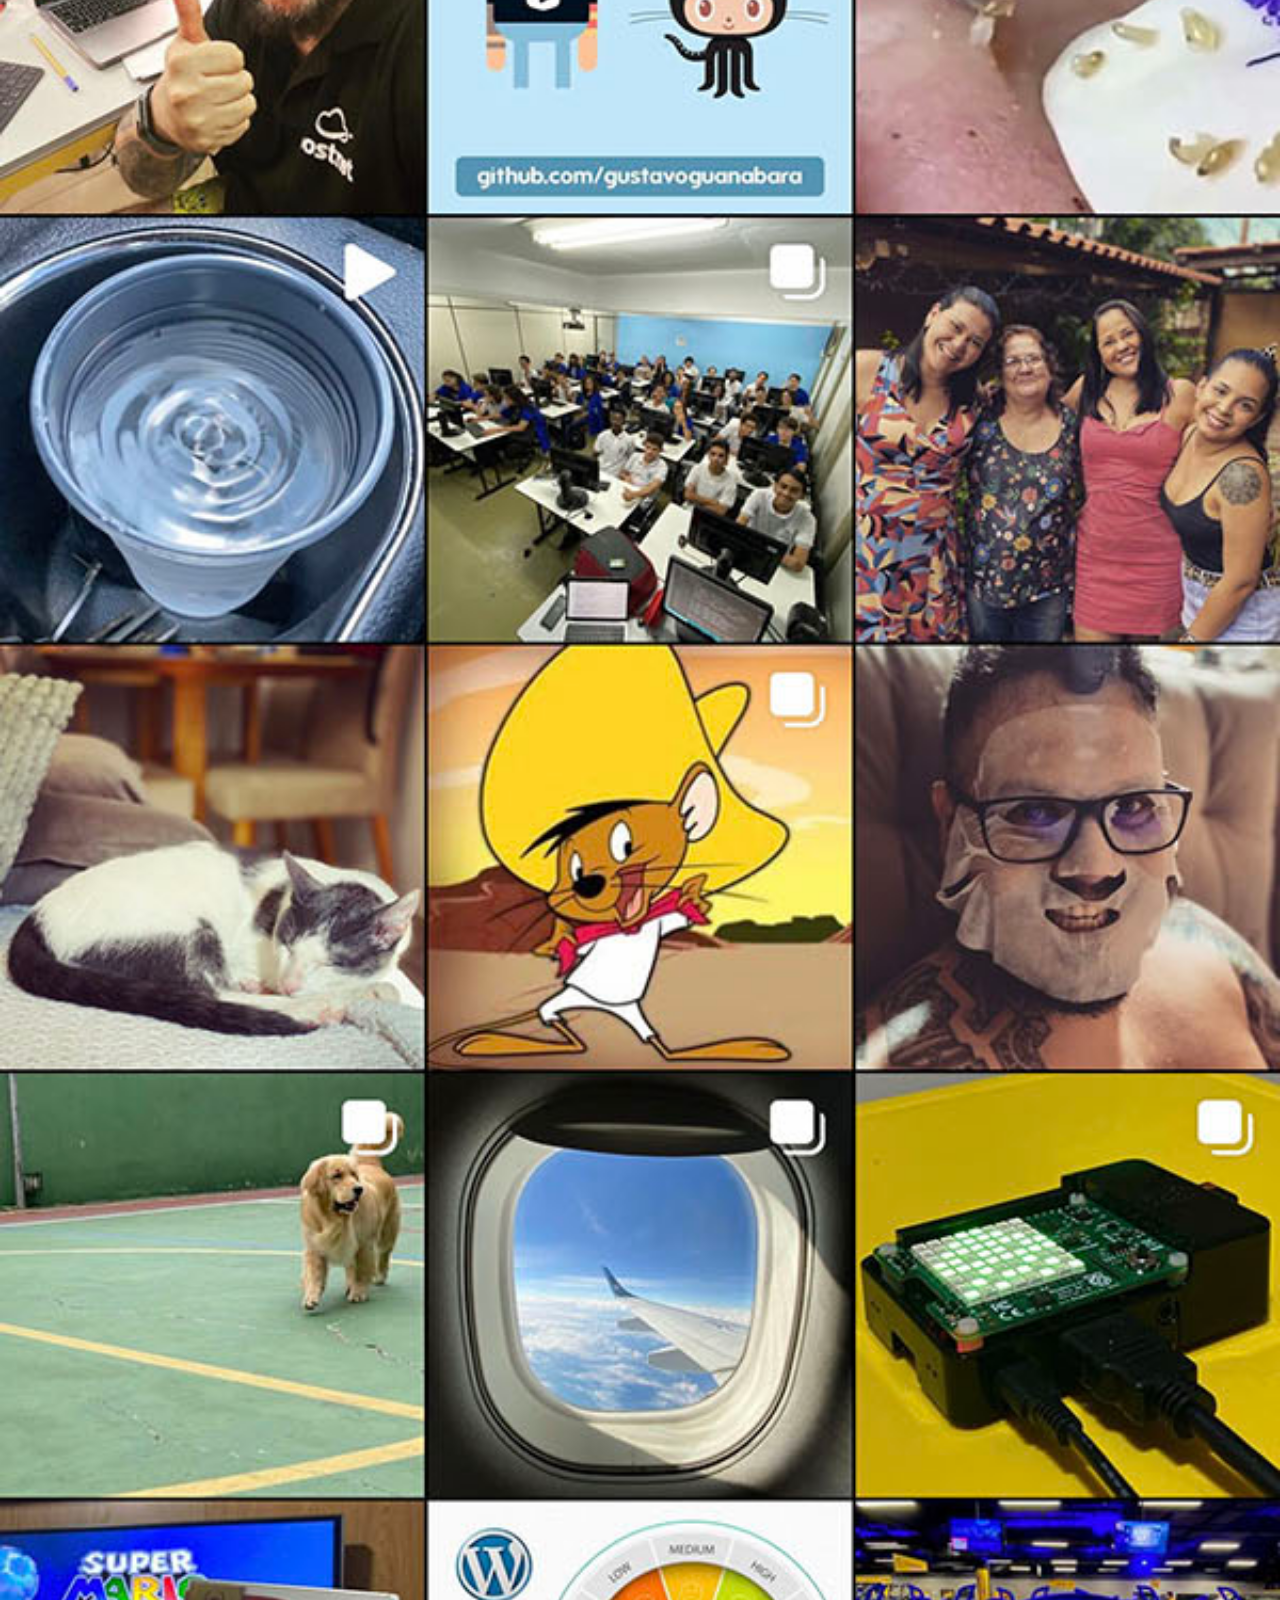
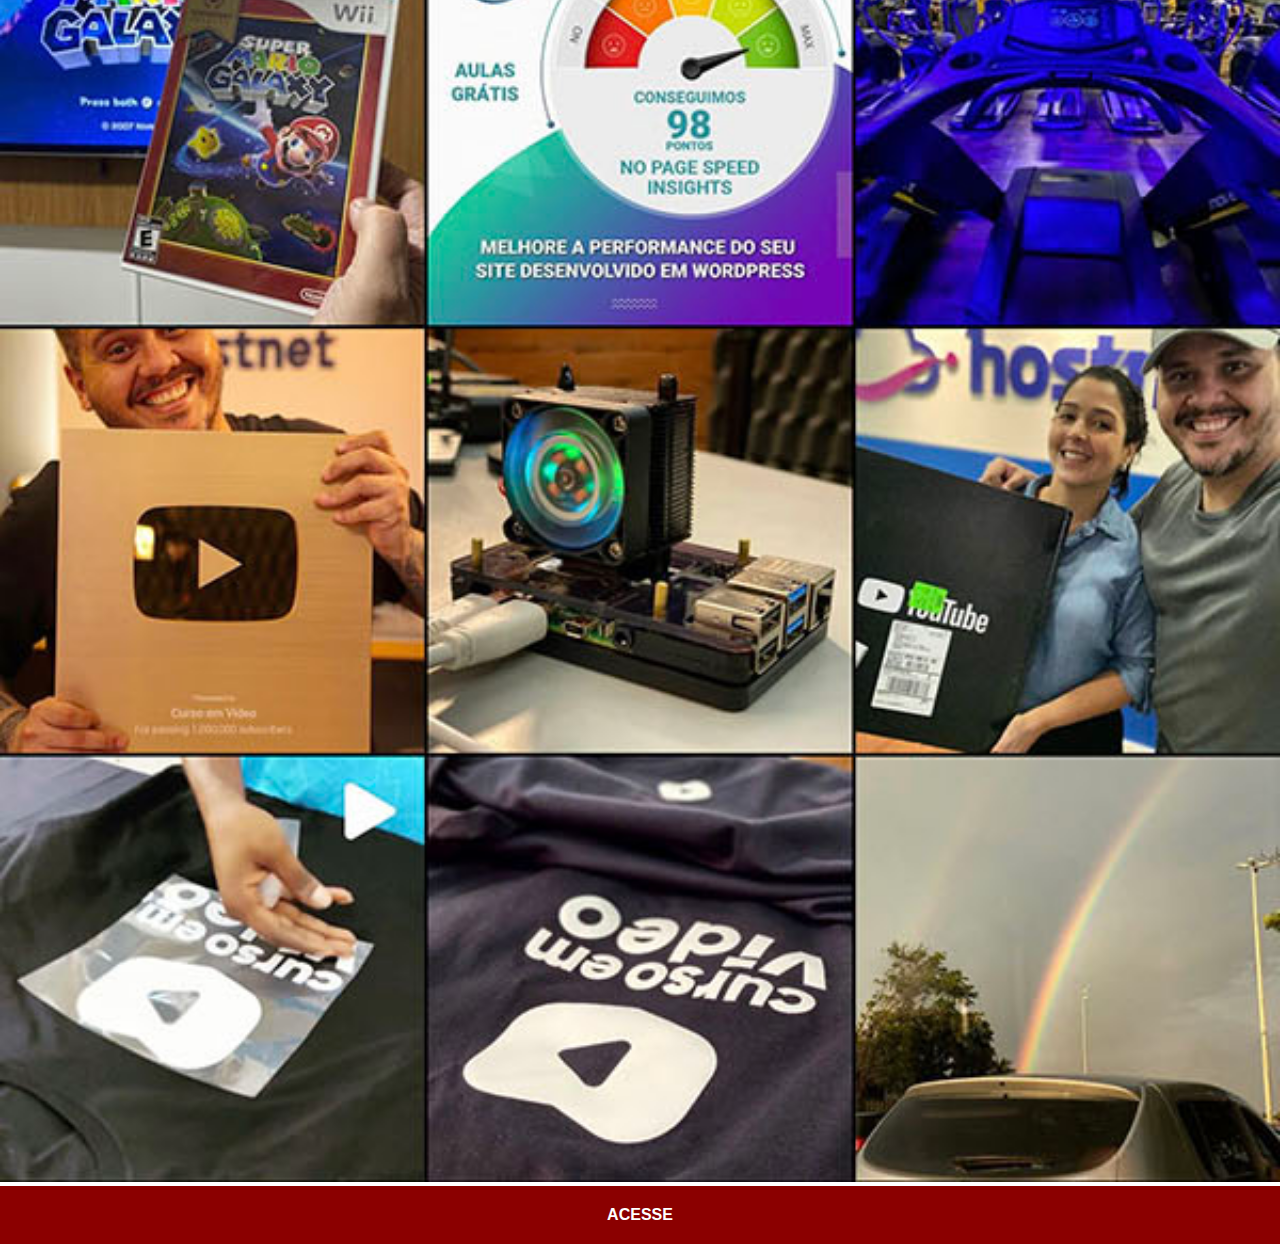
<file: instagram.html>
<!DOCTYPE html>
<html lang="pt-br">
<head>
    <meta charset="UTF-8">
    <meta name="viewport" content="width=device-width, initial-scale=1.0">
    <link rel="stylesheet" href="estilos/social.css">
    <title>Instagram</title>
</head>
<body>
    <img src="imagens/tela-instagram.jpg" alt="Instagram">
    <a href="https://Instagram.com/gustavoguanabara/" target="_blank">ACESSE</a>
</body>
</html>
</file>
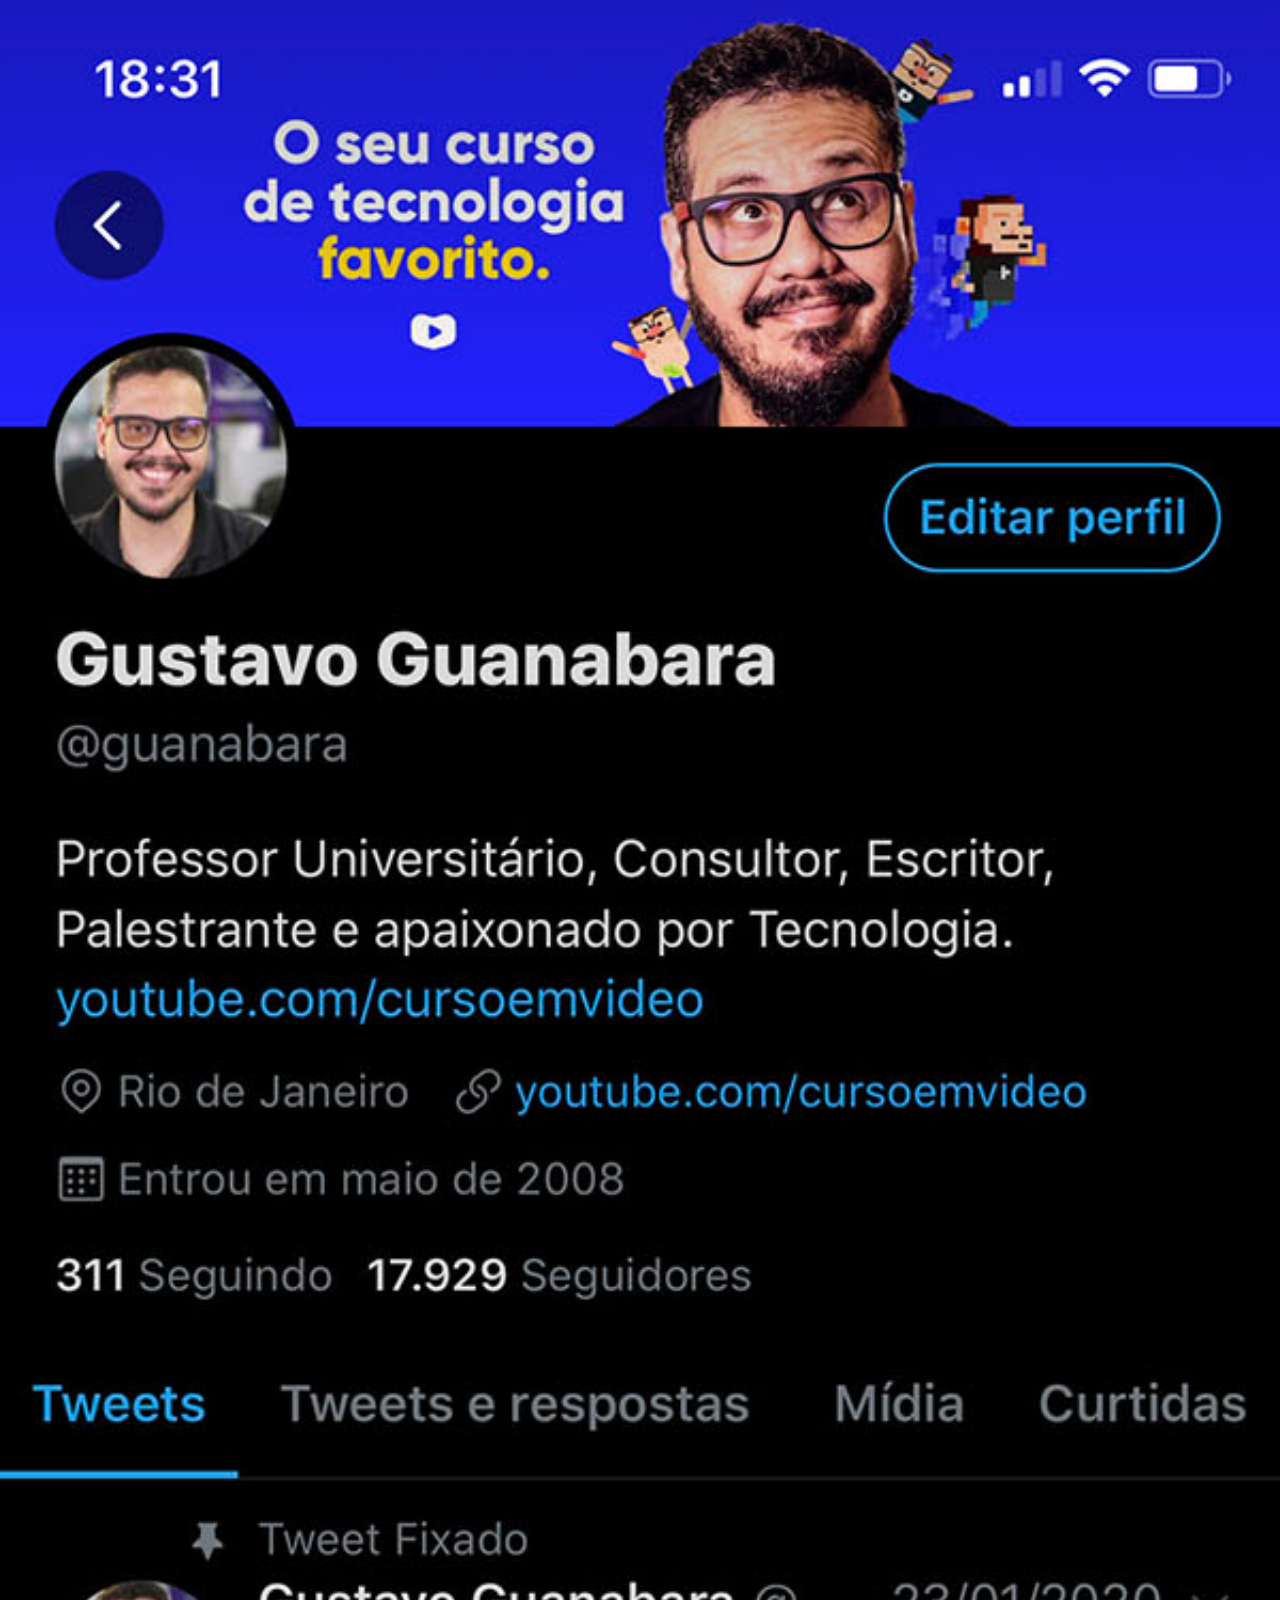
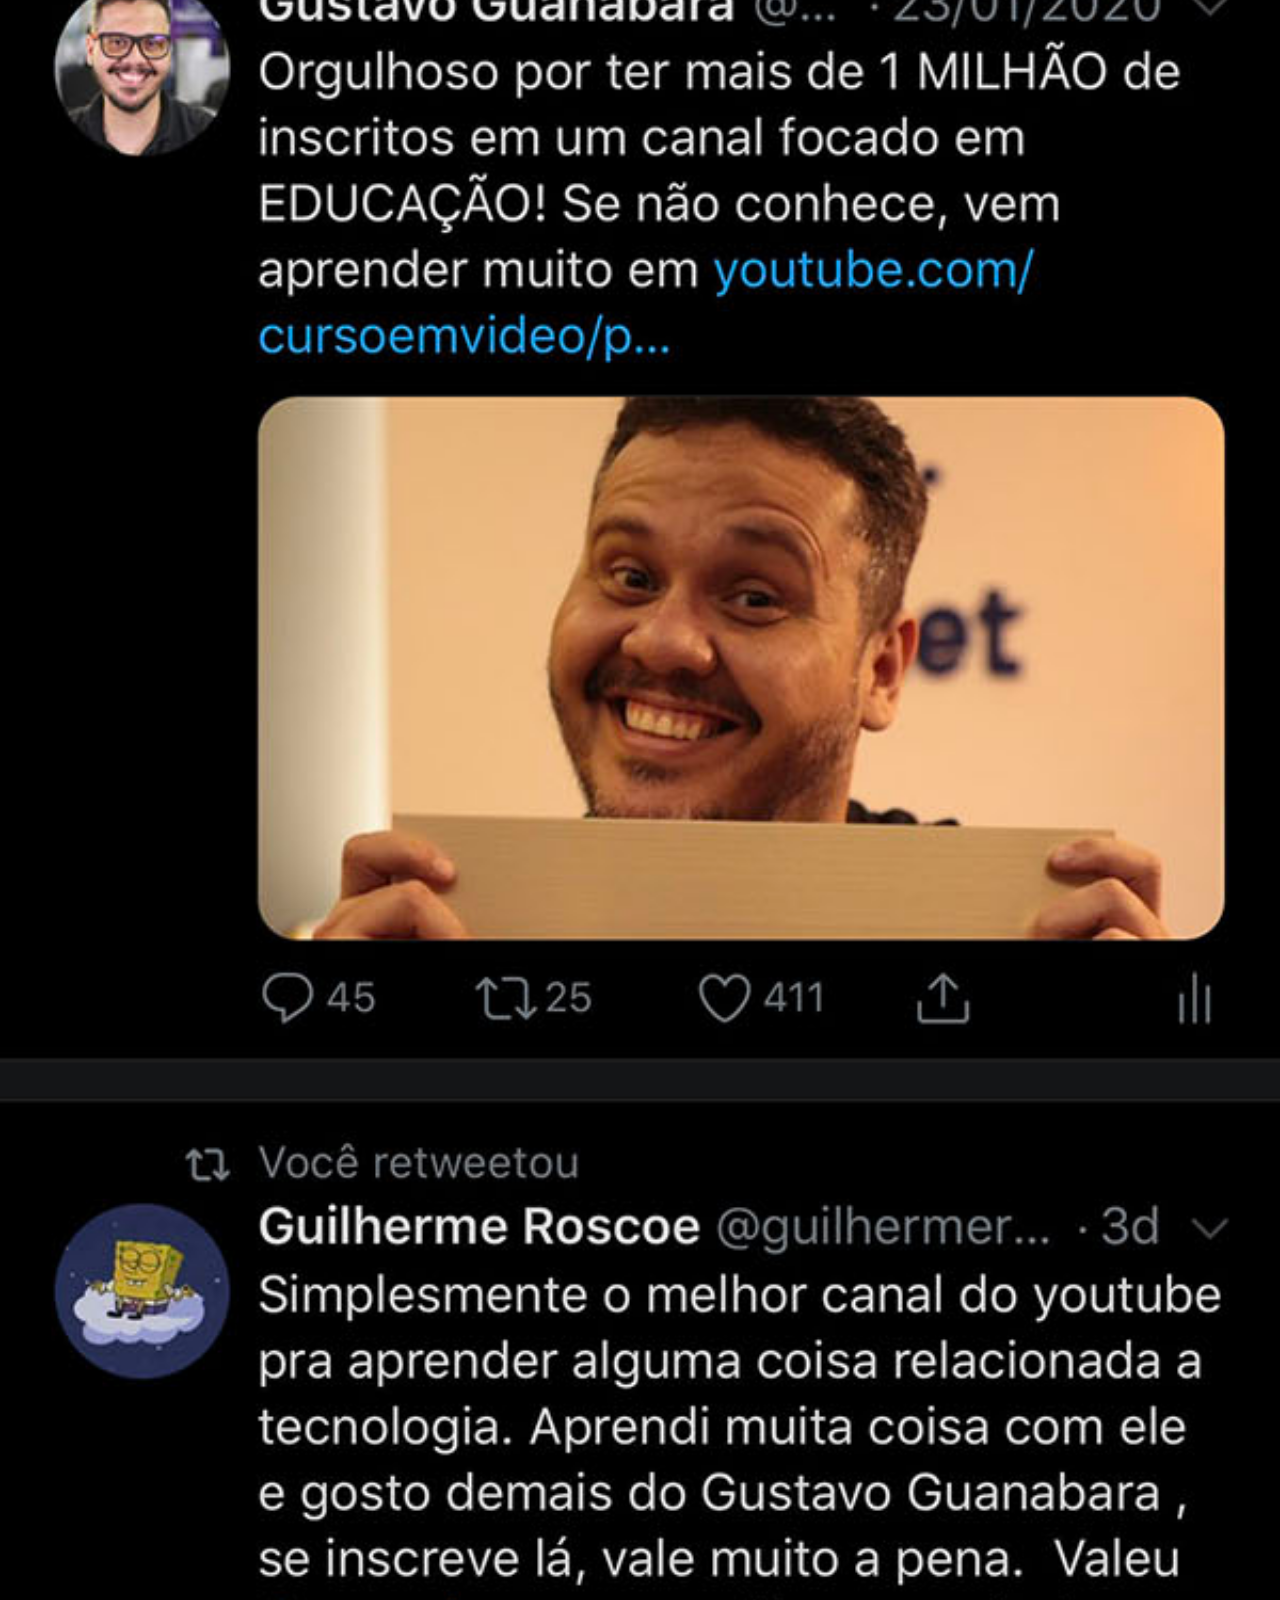
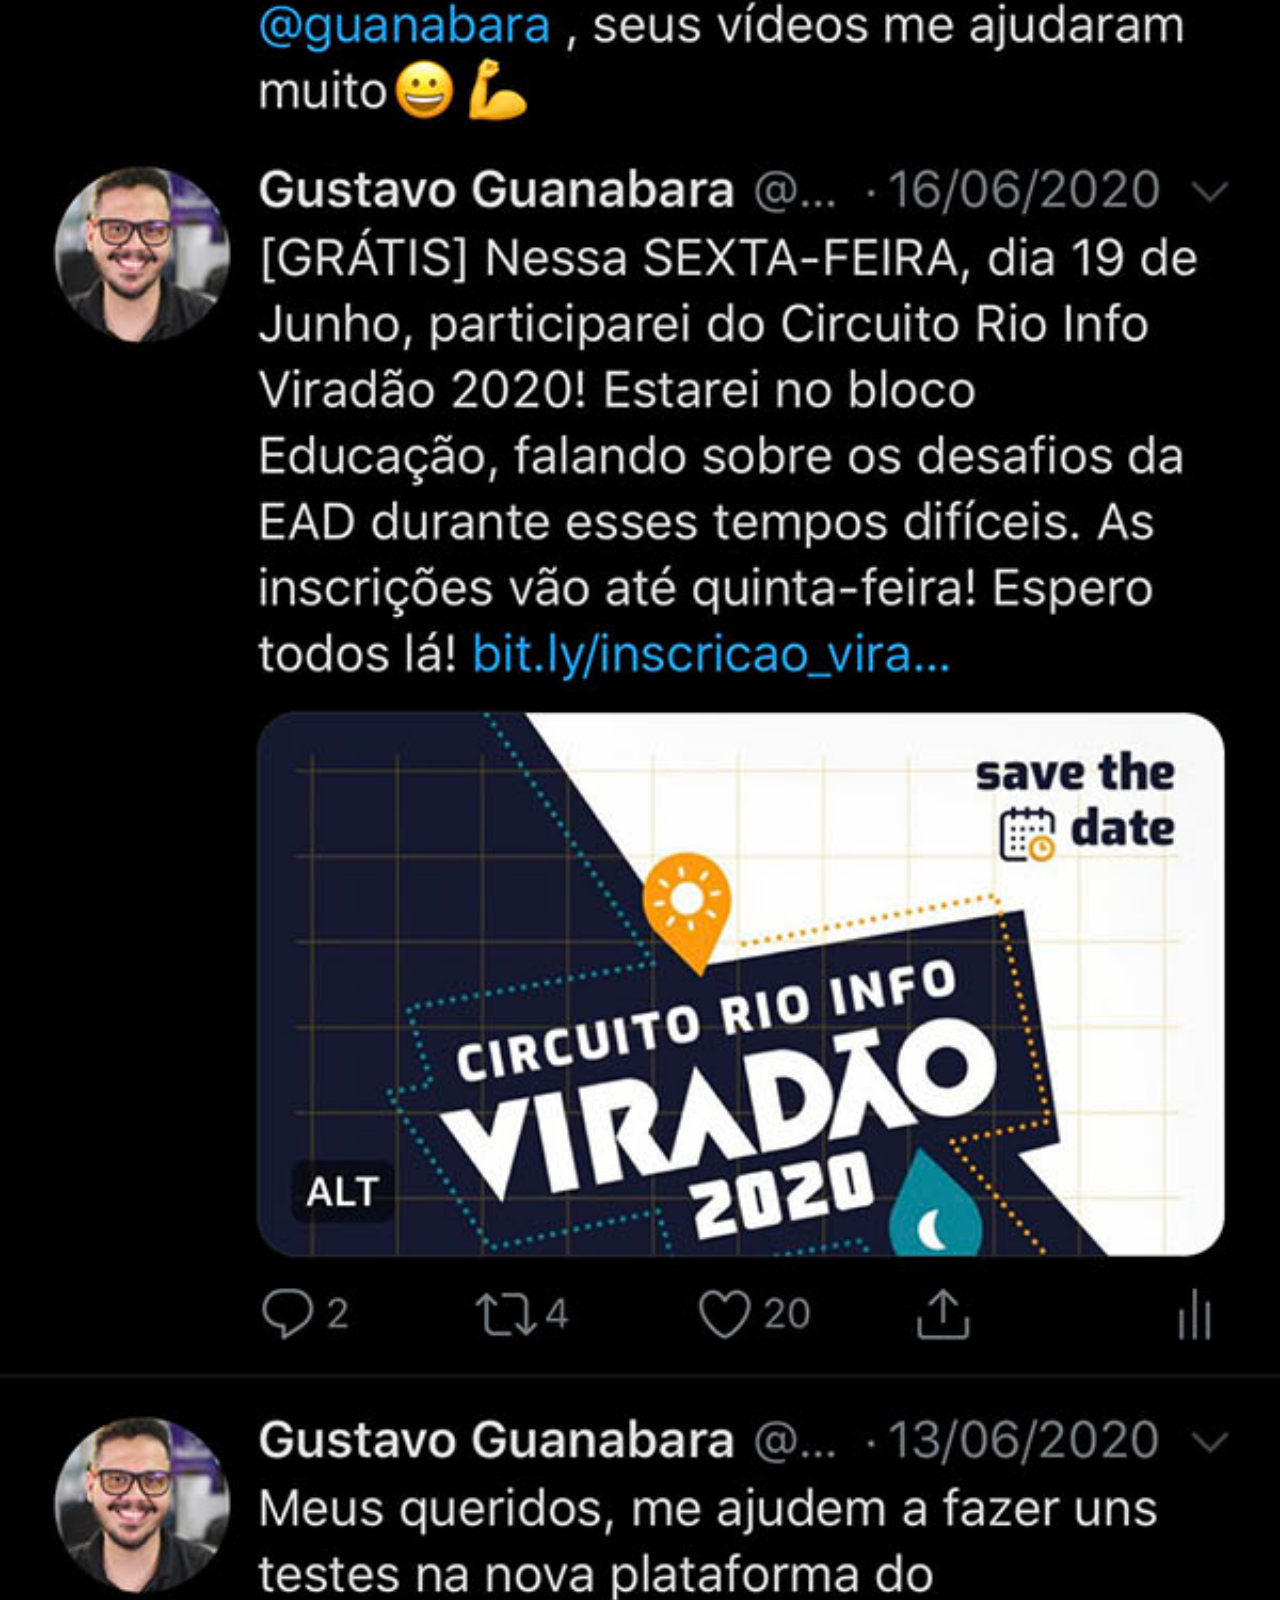
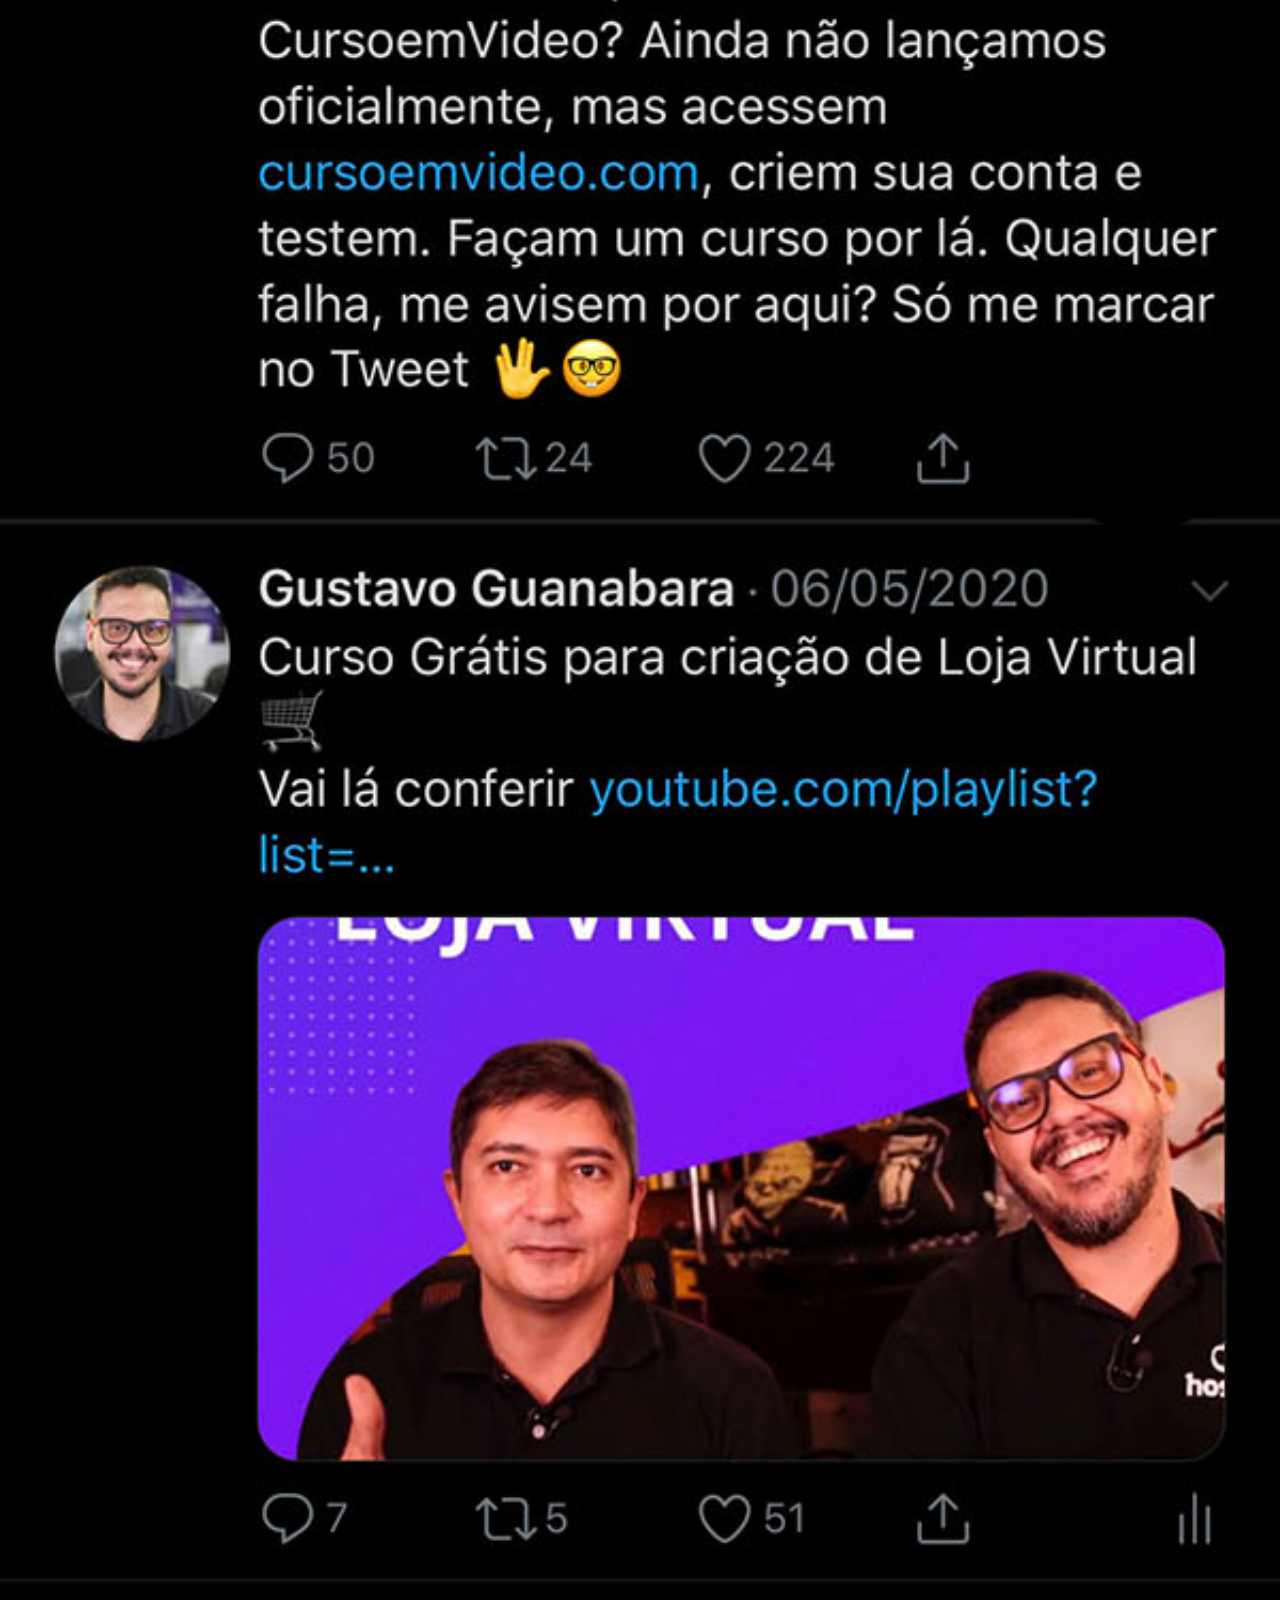
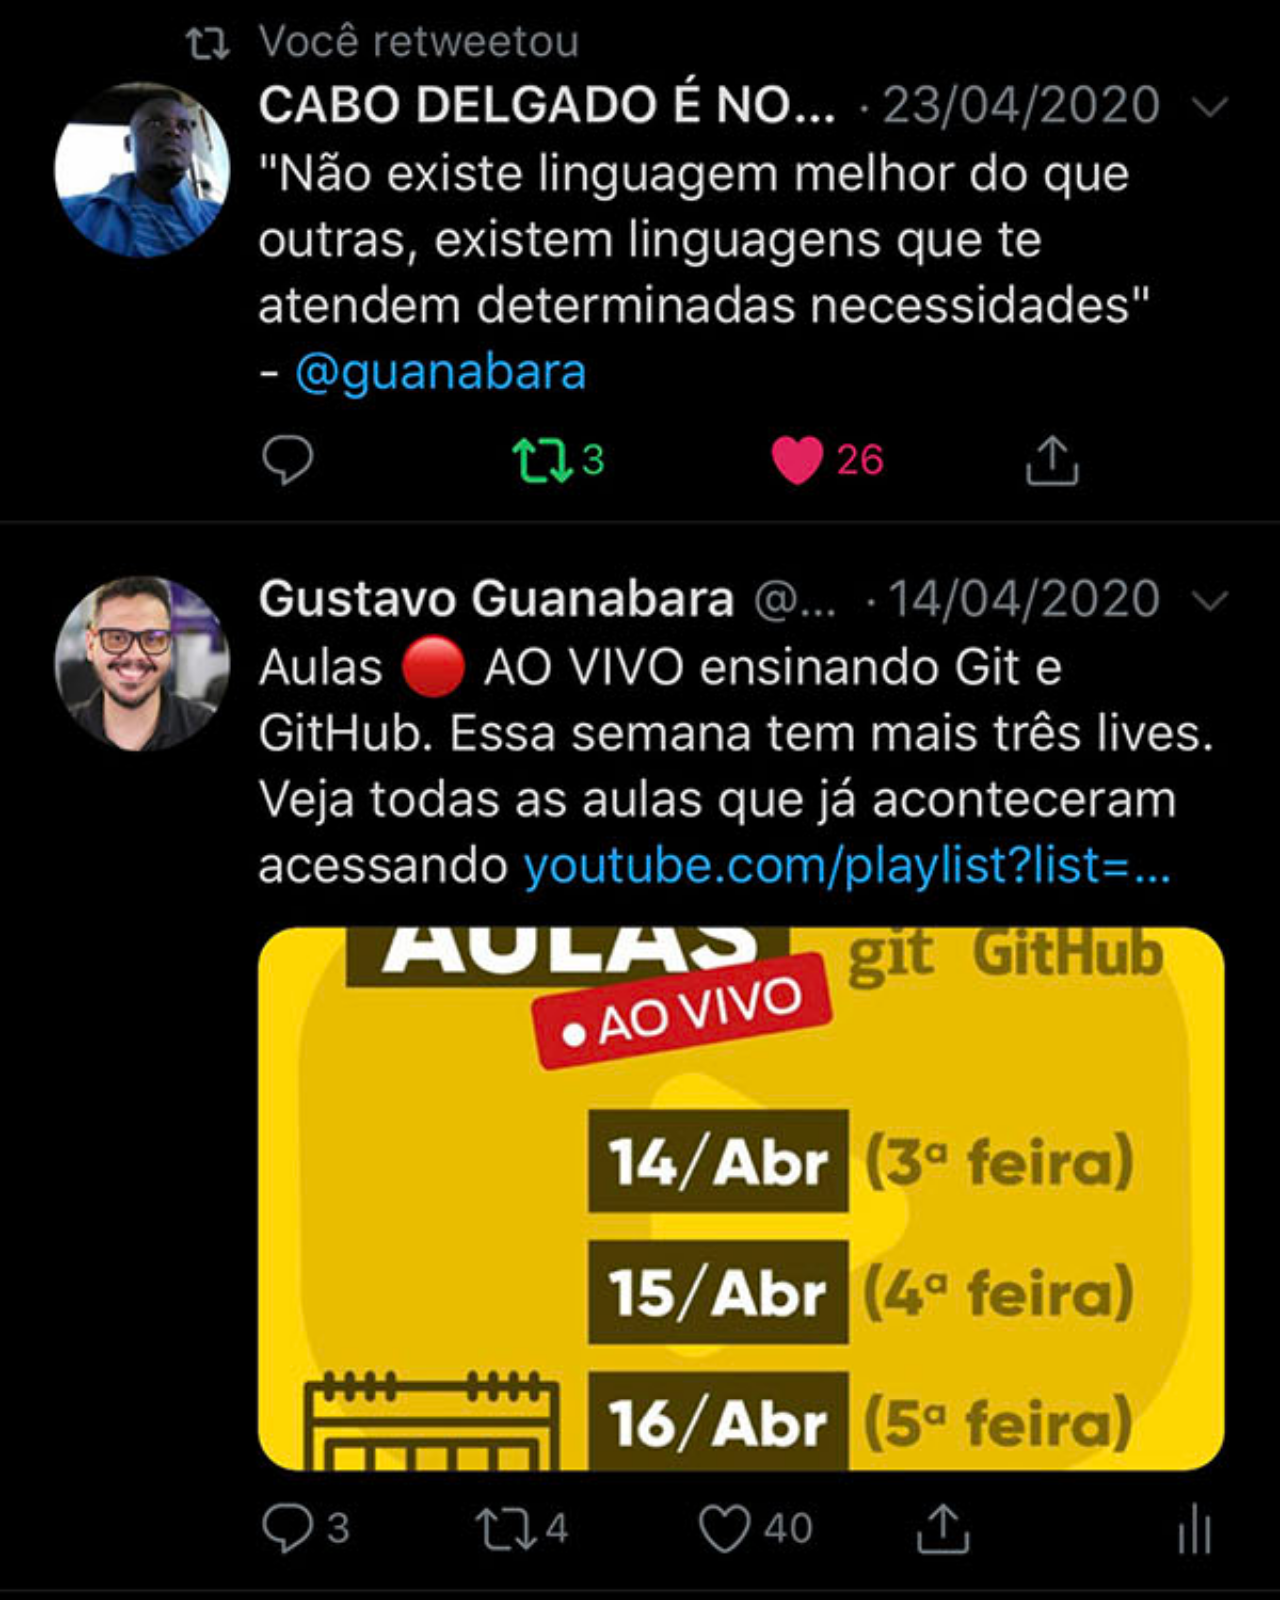
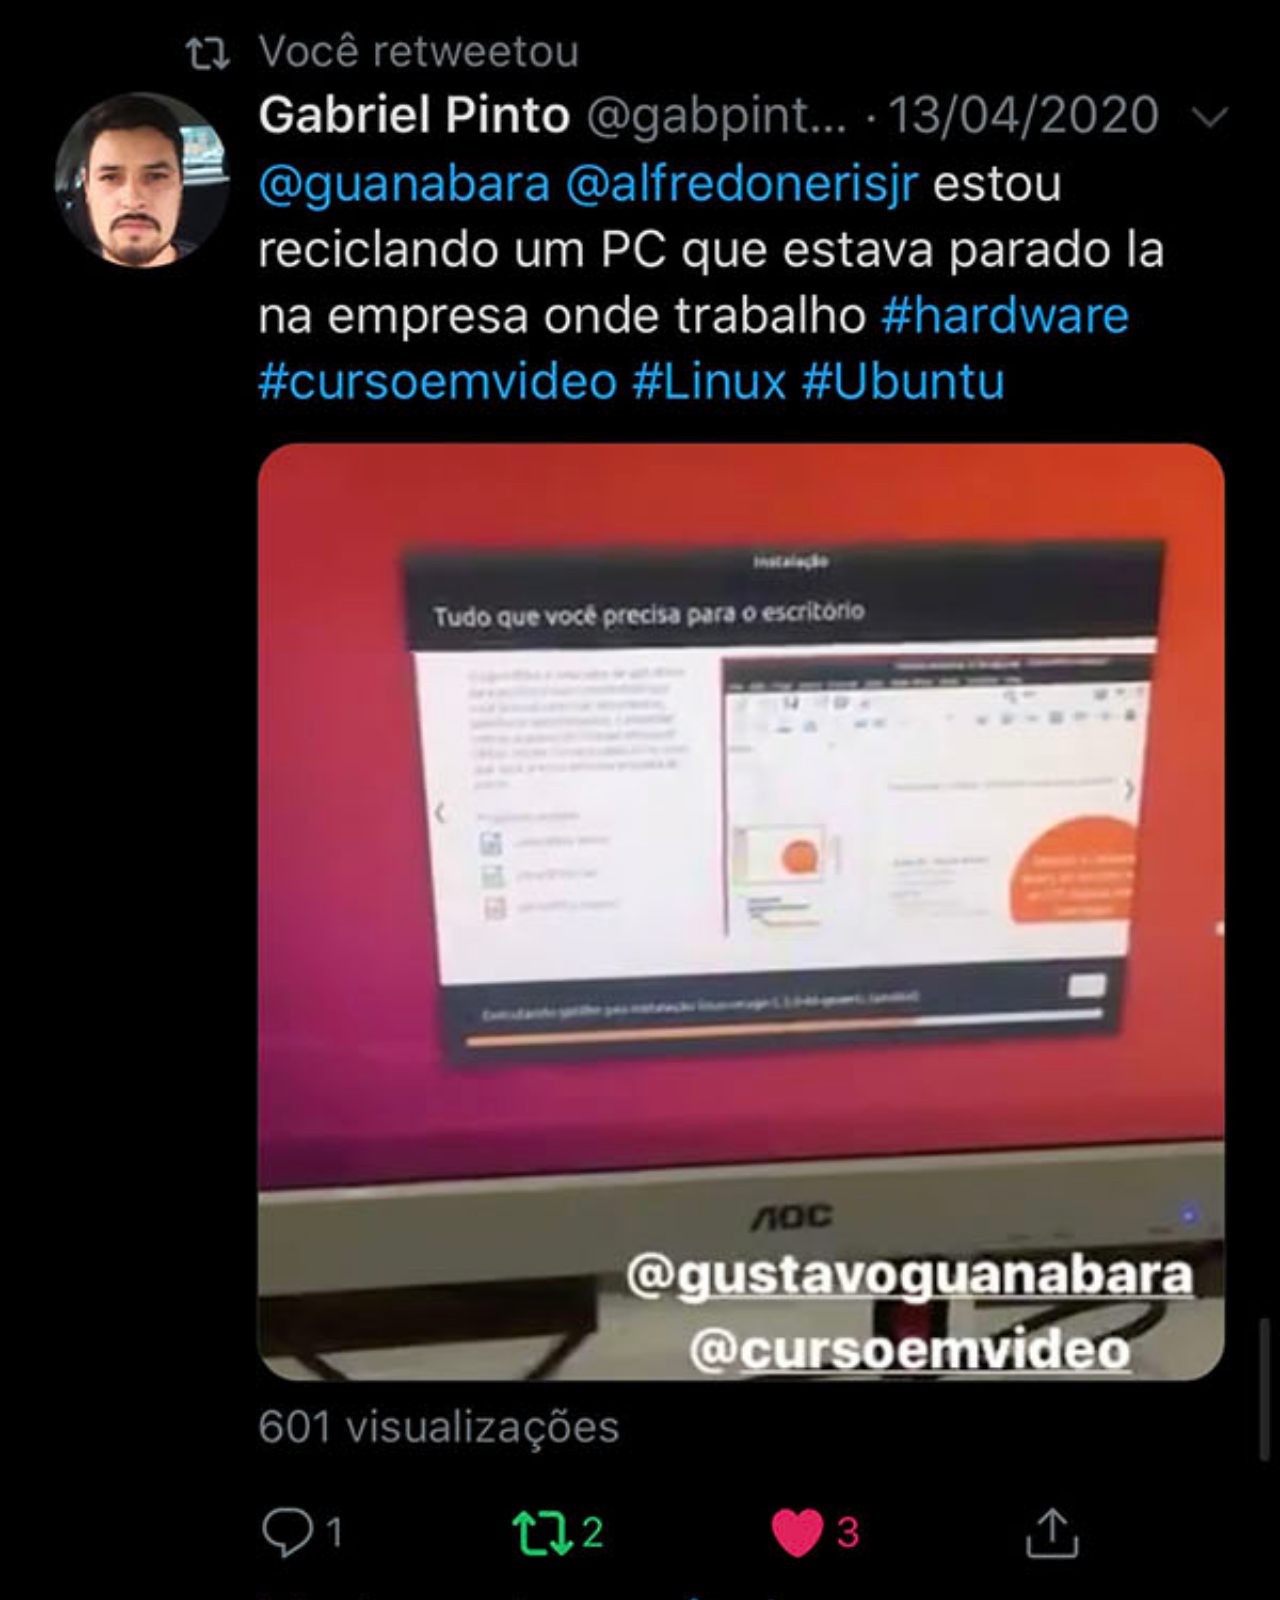
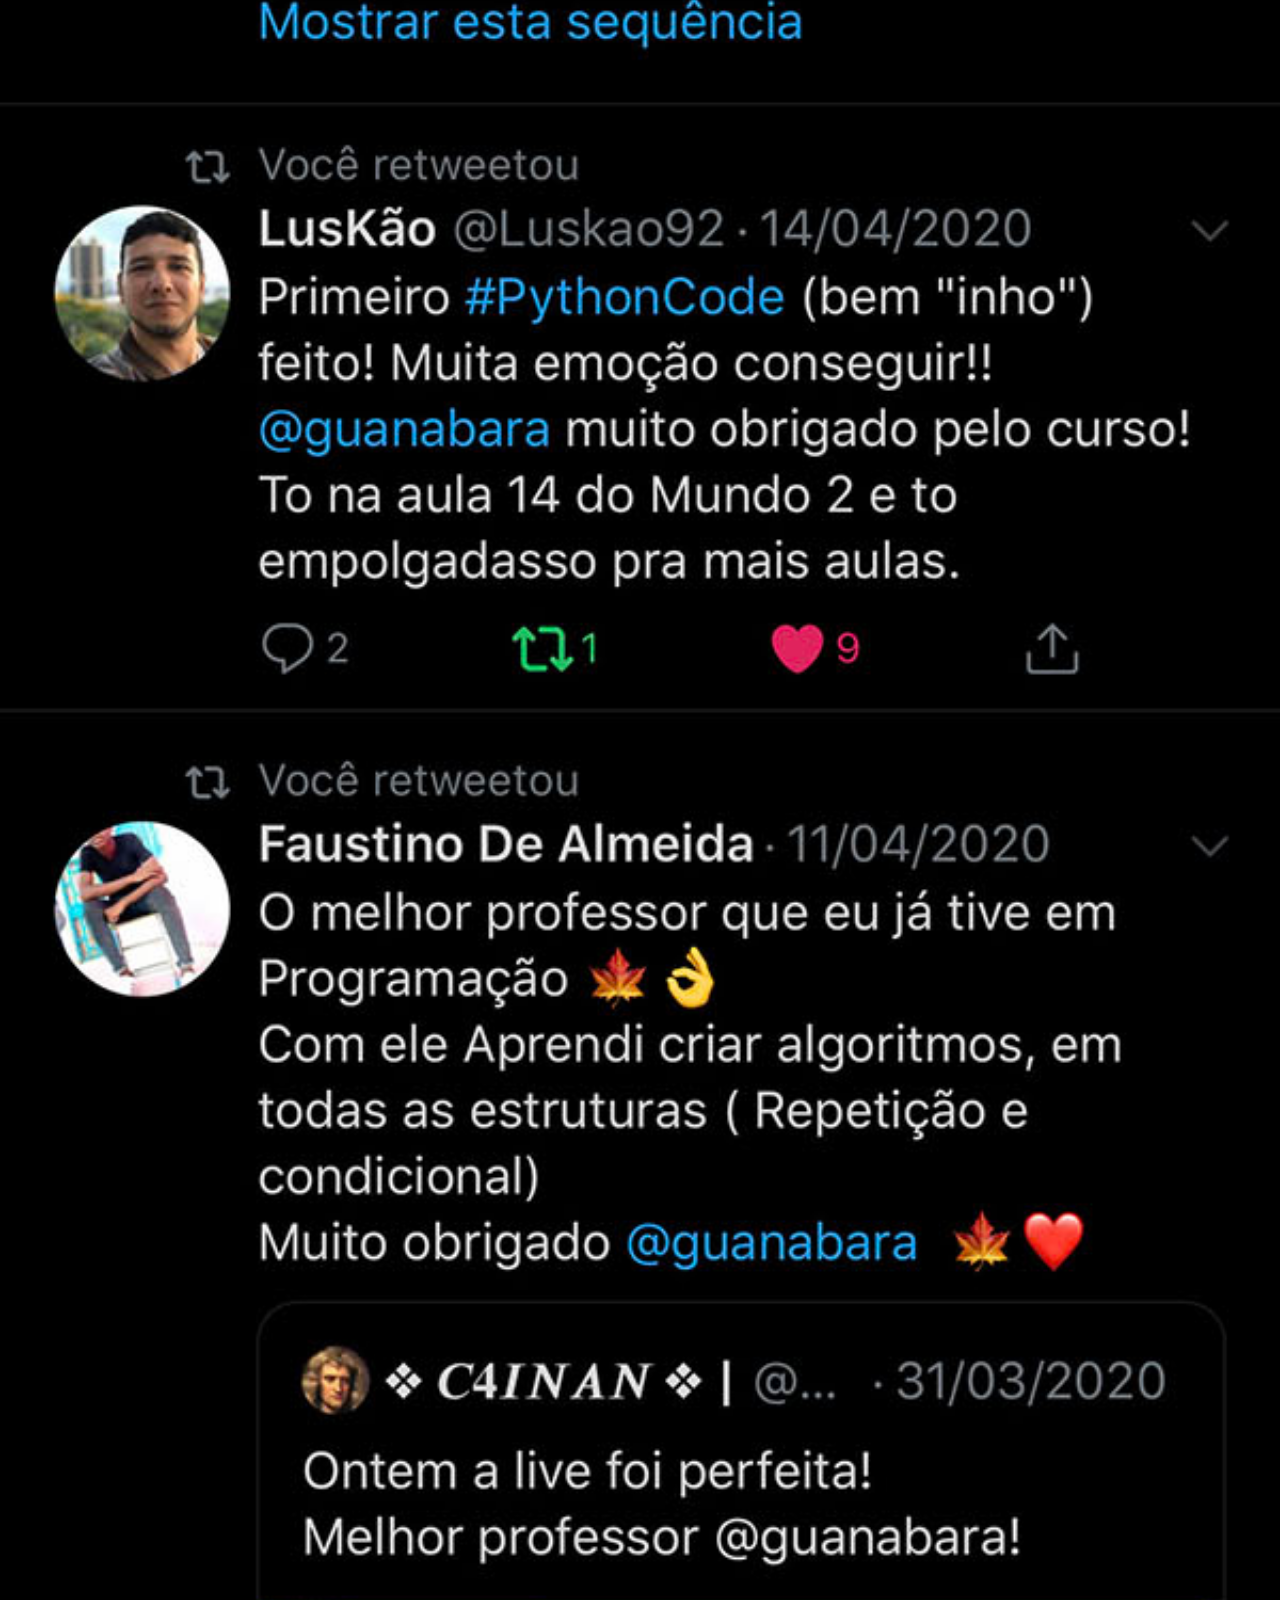
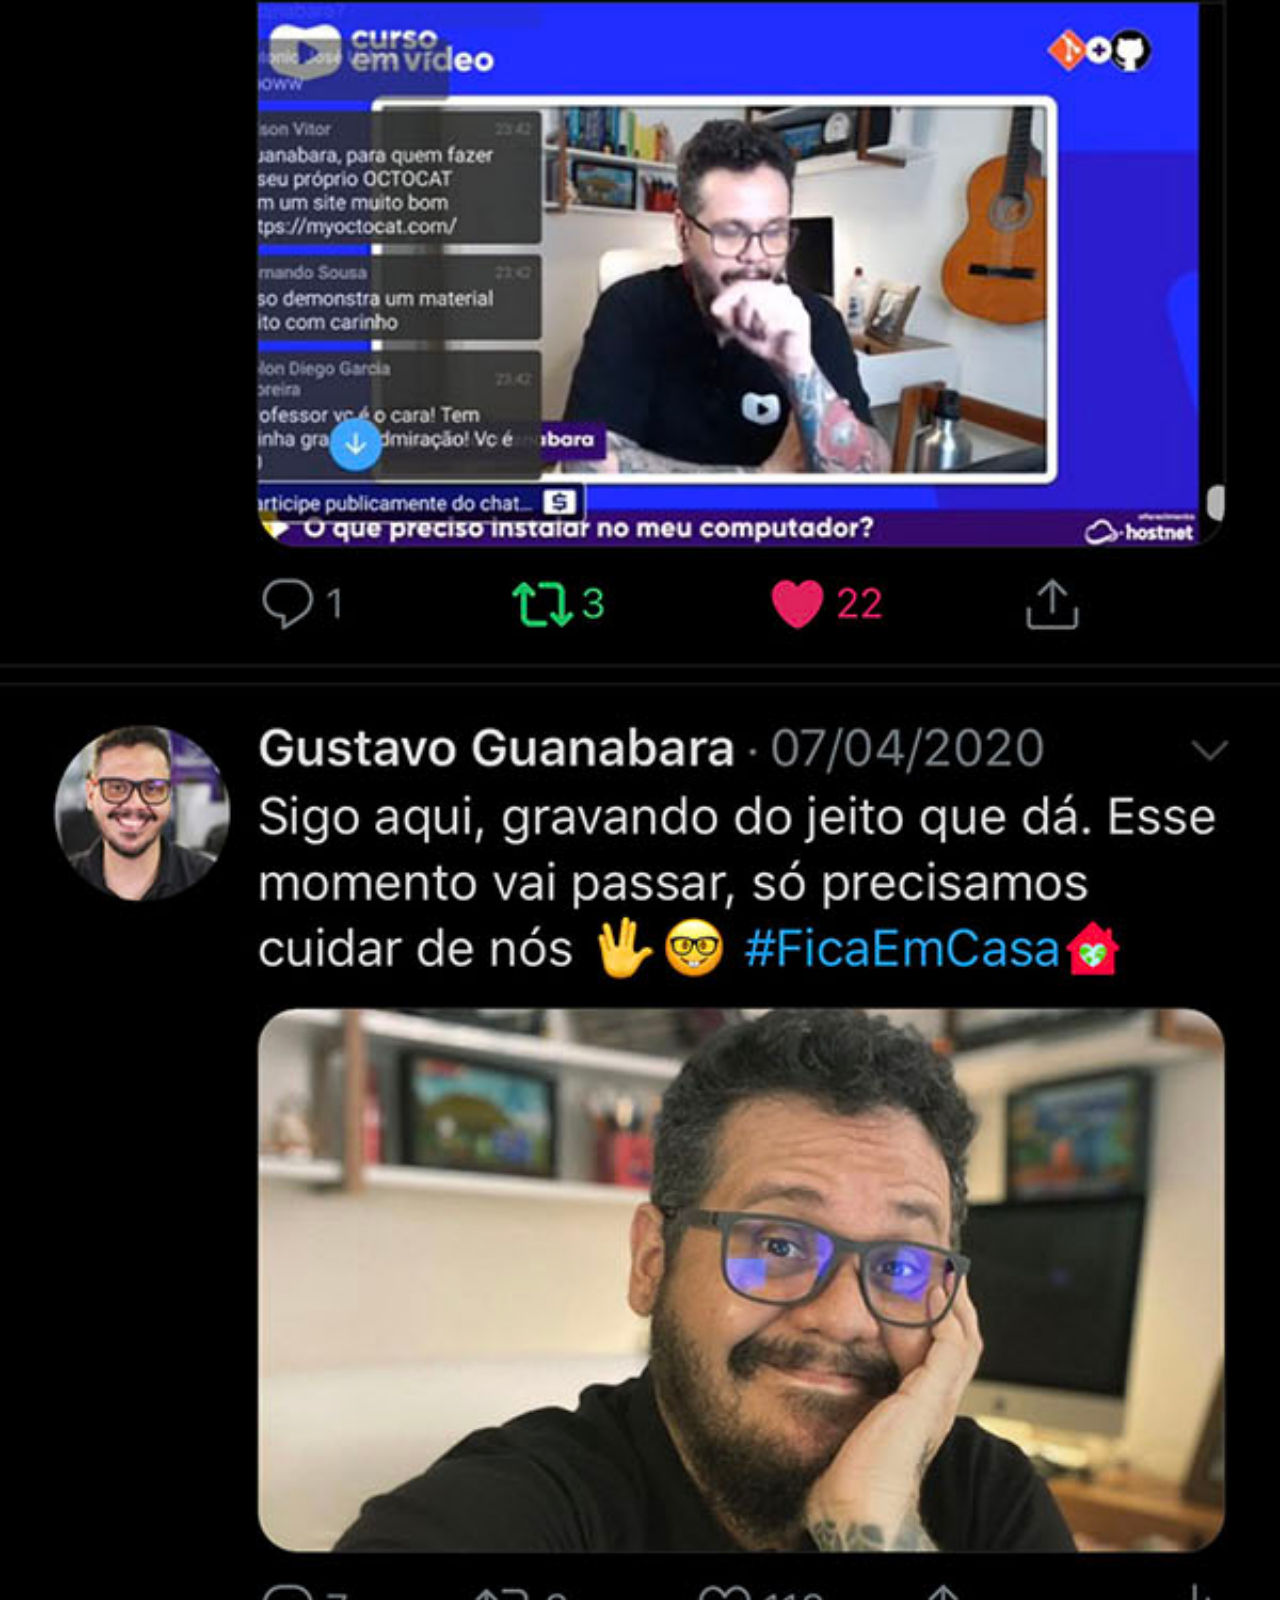
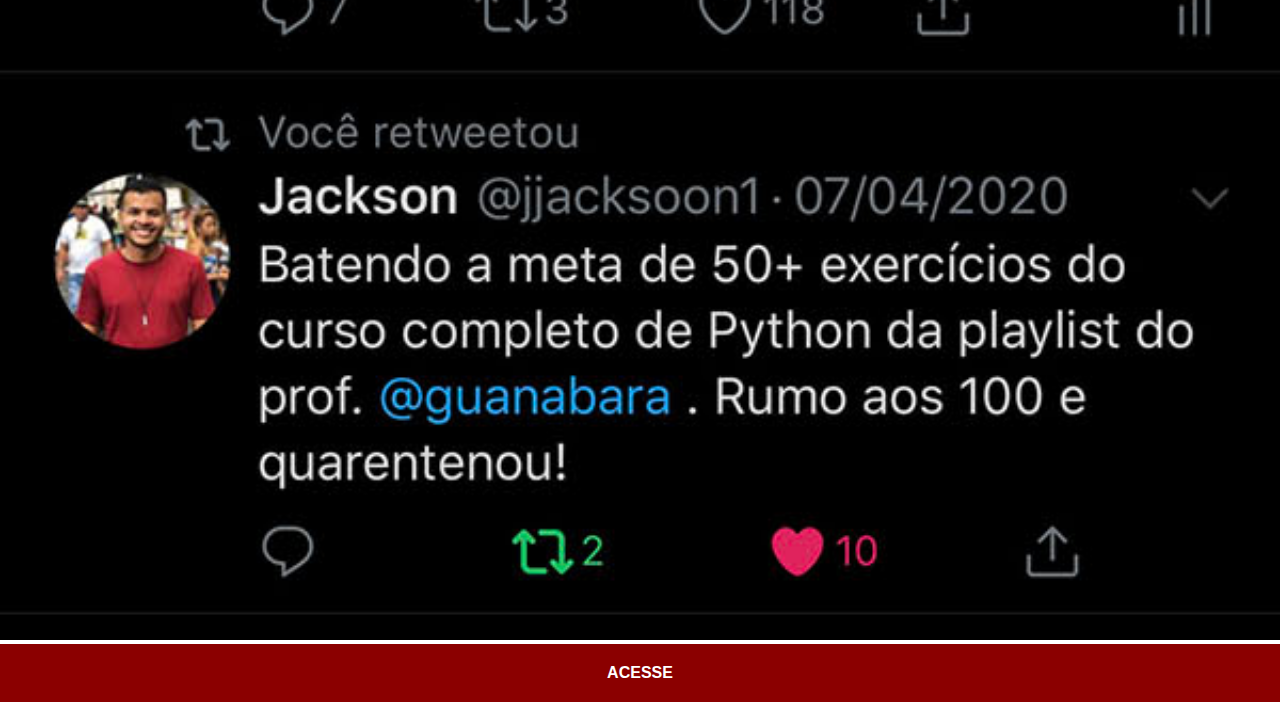
<file: twitter.html>
<!DOCTYPE html>
<html lang="pt-br">
<head>
    <meta charset="UTF-8">
    <meta name="viewport" content="width=device-width, initial-scale=1.0">
    <link rel="stylesheet" href="estilos/social.css">
    <title>Twitter</title>
</head>
<body>
    <img src="imagens/tela-twitter.jpg" alt="Twitter">
    <a href="https://twitter.com" target="_blank">ACESSE</a>
</body>
</html>
</file>
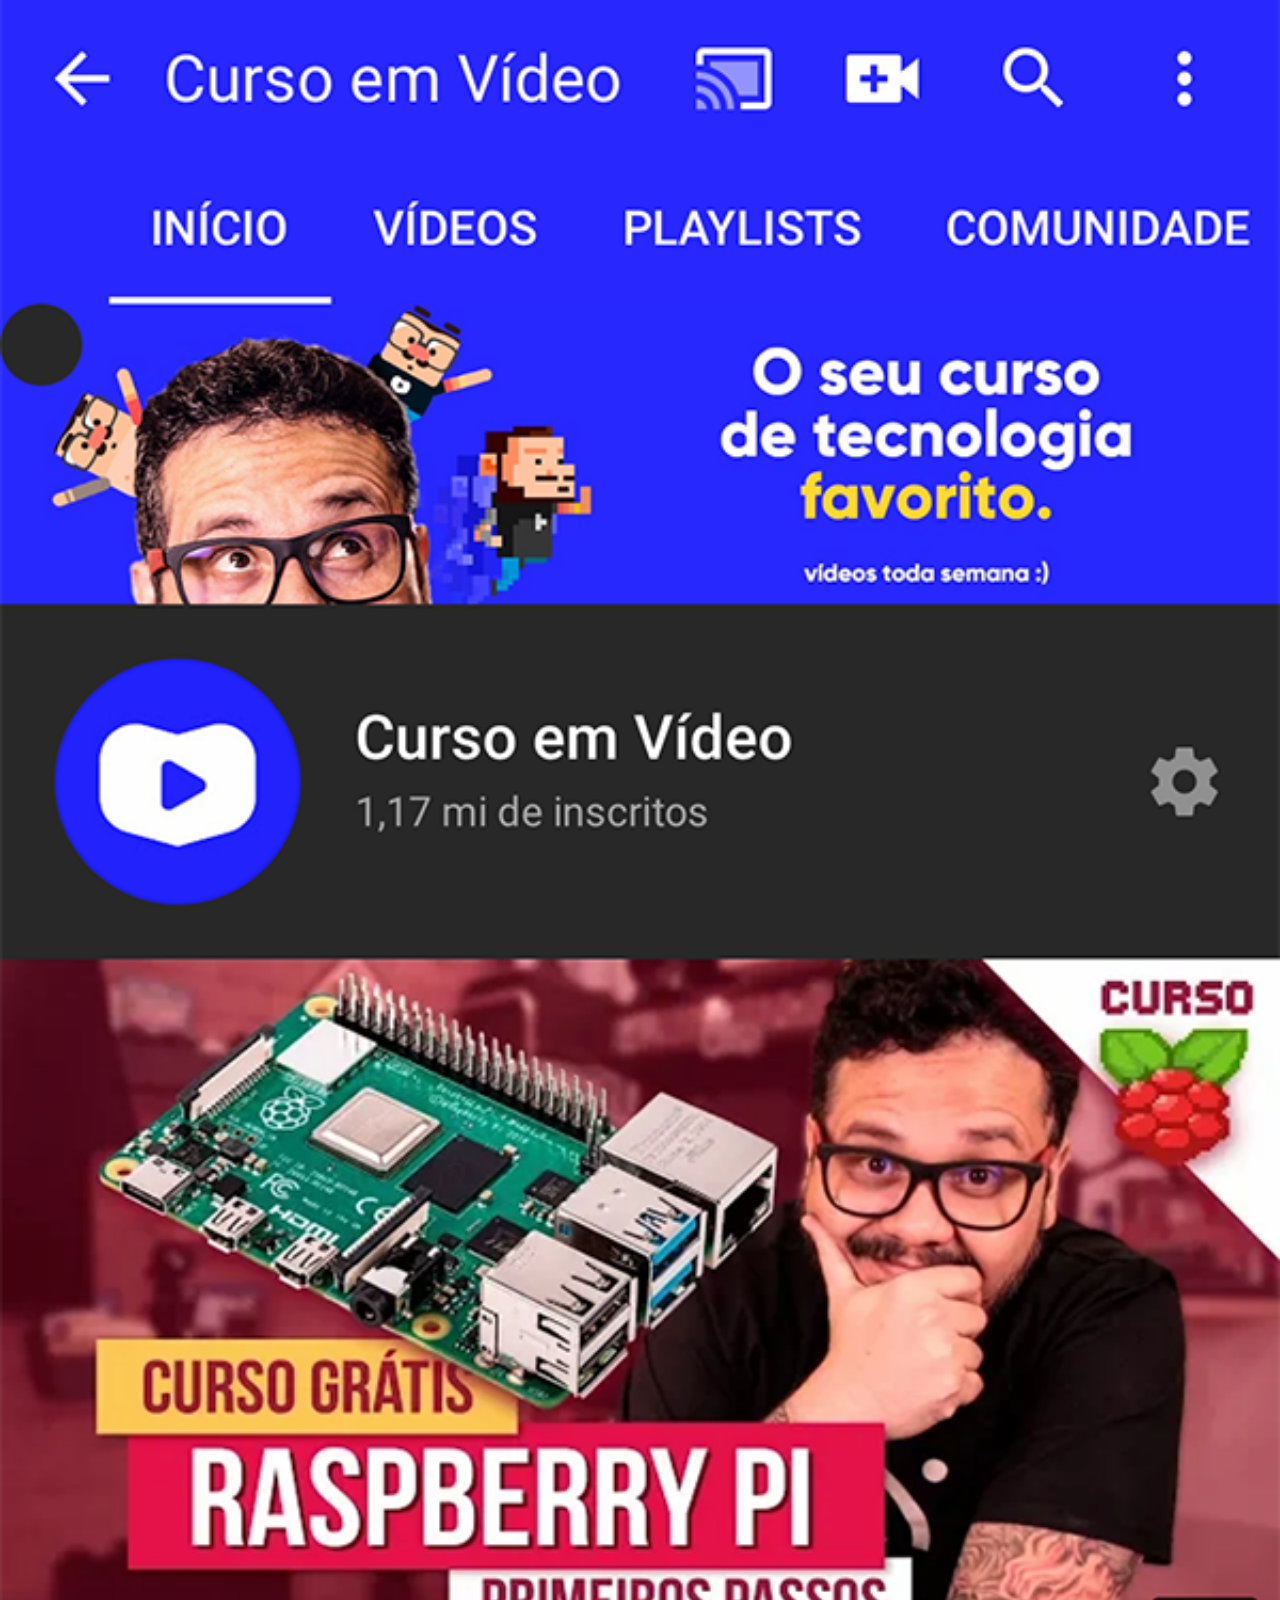
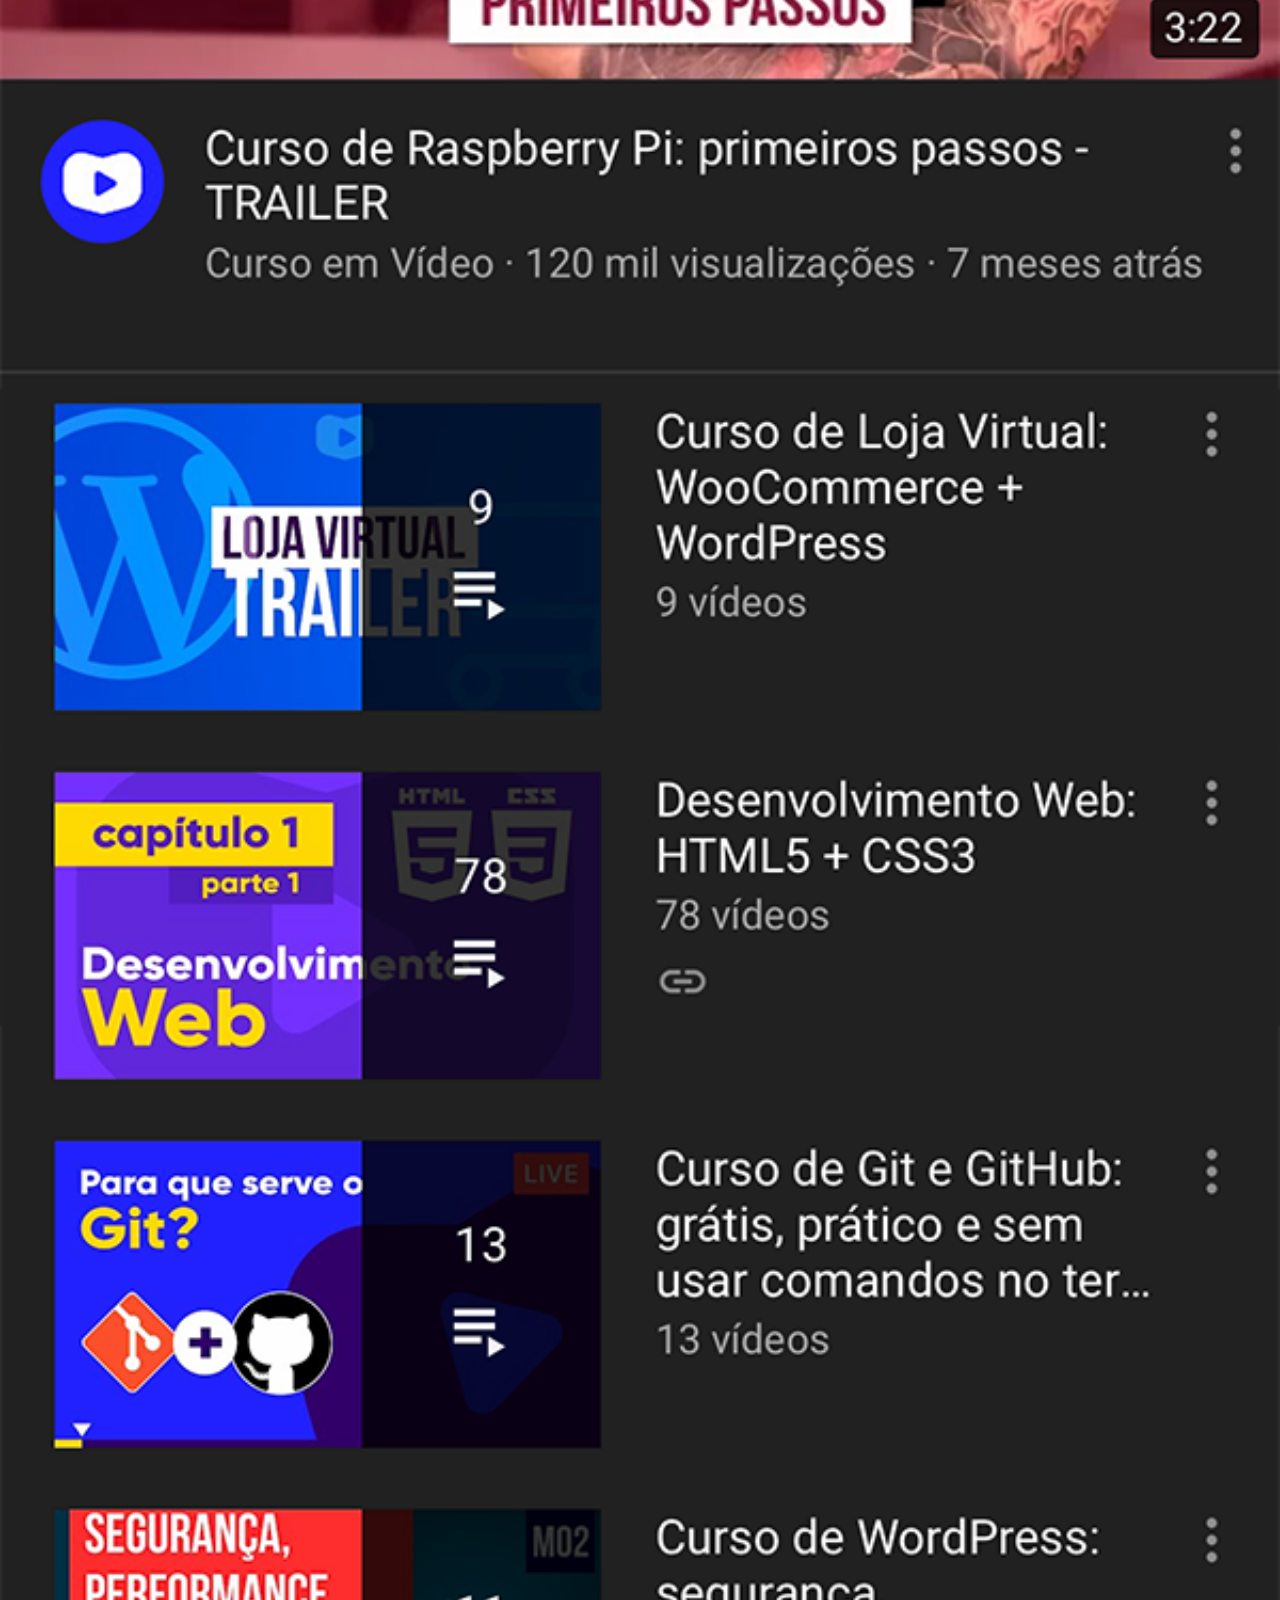
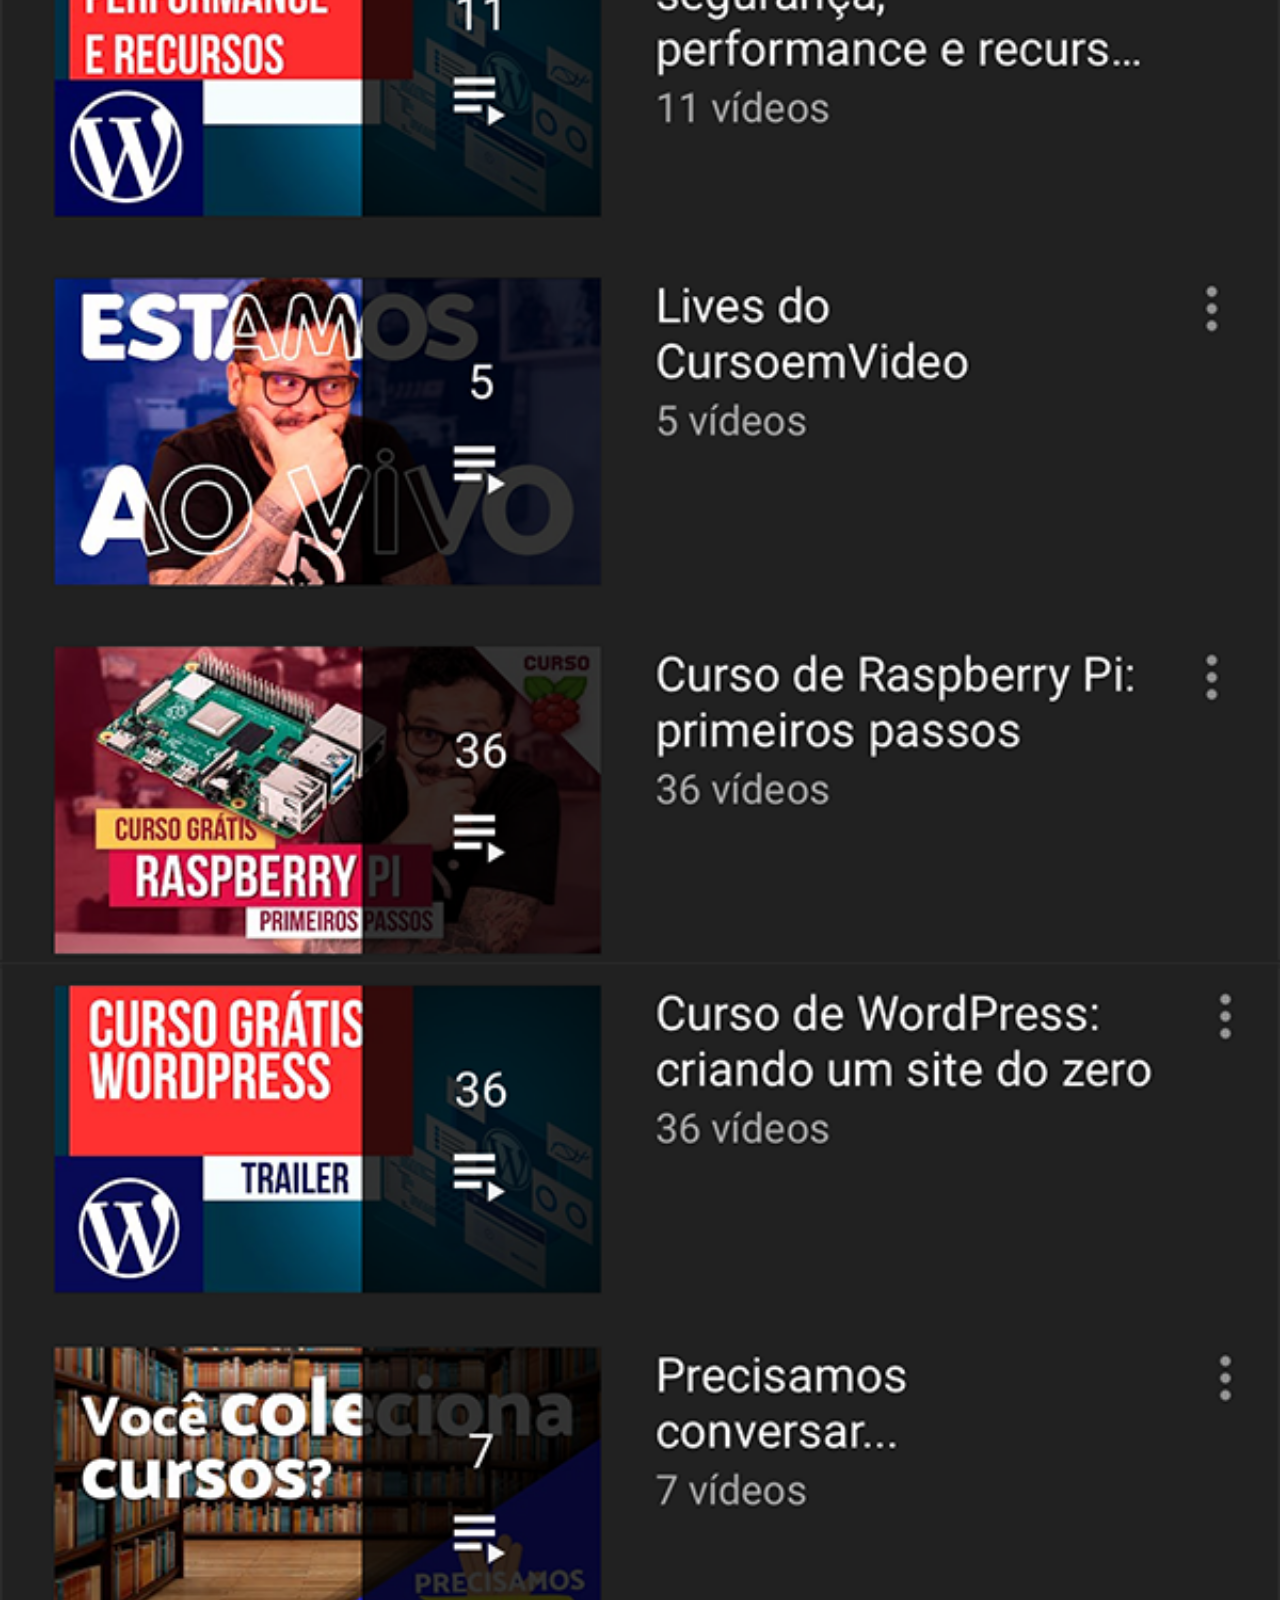
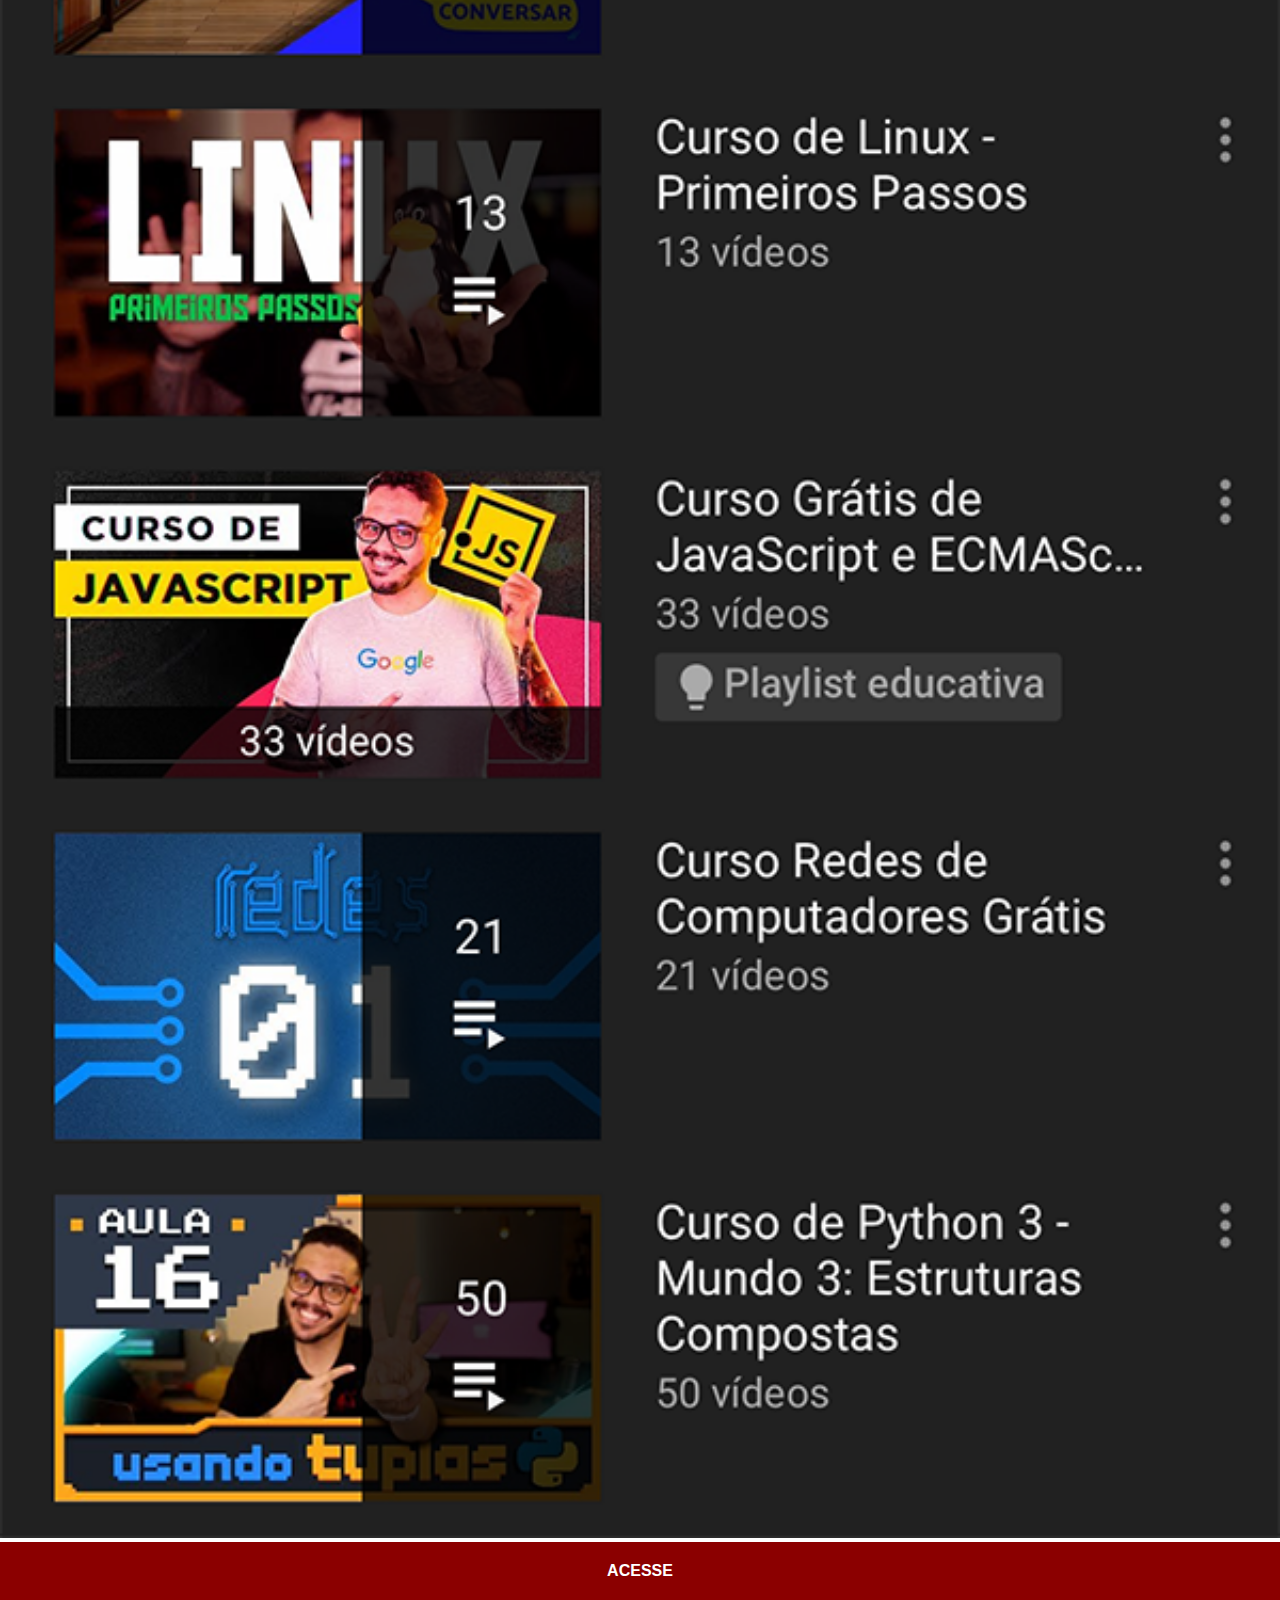
<file: youtube.html>
<!DOCTYPE html>
<html lang="pt-br">
<head>
    <meta charset="UTF-8">
    <meta name="viewport" content="width=device-width, initial-scale=1.0">
    <title>Youtube</title>
    <link rel="stylesheet" href="estilos/social.css">
</head>
<body>
    <img src="imagens/tela-youtube.png" alt="Youtube">
    <a href="https://www.youtube.com/@CursoemVideo/playlists" target="_blank">ACESSE</a>
</body>
</html>
</file>
<file: estilos/style.css>
@charset "UTF-8";

*{
    margin: 0px;
    padding: 0px;
    font-family: Arial, Helvetica, sans-serif;
}

html, body{
    width: 100vw;
    height: 100vh;
    background-color: black;
}

main{
    height: 100vh;
    position: relative;
}

section#telefone{
    height: 627px;
    width: 311px;
    background: url('../imagens/frame-iphone.png') no-repeat ;
    position: absolute;
    top: 50%;
    left: 50%;
    transform: translate(-50%, -50%);
}

body{
    background: url('../imagens/fundo-madeira.jpg') no-repeat top center;
    background-size: cover;
    background-attachment: fixed;
}

iframe#tela{
    position: relative;
    top: 80px;
    left: 22px;
    width: 267px;
    height: 471px;
}

section#redes-sociais > a > img{
    width: 50px;
    margin: 10px;
    border-radius: 50%;
    box-shadow: 2px 2px 5px rgba(0, 0, 0, 0.438);
    box-sizing: border-box;
}

section#redes-sociais{
    text-align: right;
}

section#redes-sociais img:hover{
    border: 2px solid rgba(255, 255, 255, 0.61);
    transform: translate(-3px, -3px);
    box-shadow: 5px 5px 10px rgba(0, 0, 0, 0.600);
    transition: transform .5s, border .5s;
}
</file>
<file: estilos/social.css>
@charset "UTF-8";

*{
    margin: 0px;
    padding: 0px;
    font-family: Arial, Helvetica, sans-serif;
}

img{
    width: 100vw;
}

a{
    display: block;
    background-color: darkred;
    padding: 20px;
    text-align: center;
    font-weight: bolder;
    text-decoration: none;
    color: white;
}

::-webkit-scrollbar{
    width: 0px;
    height: 0px;
}

a:hover{
    background-color: red;
}
</file>
